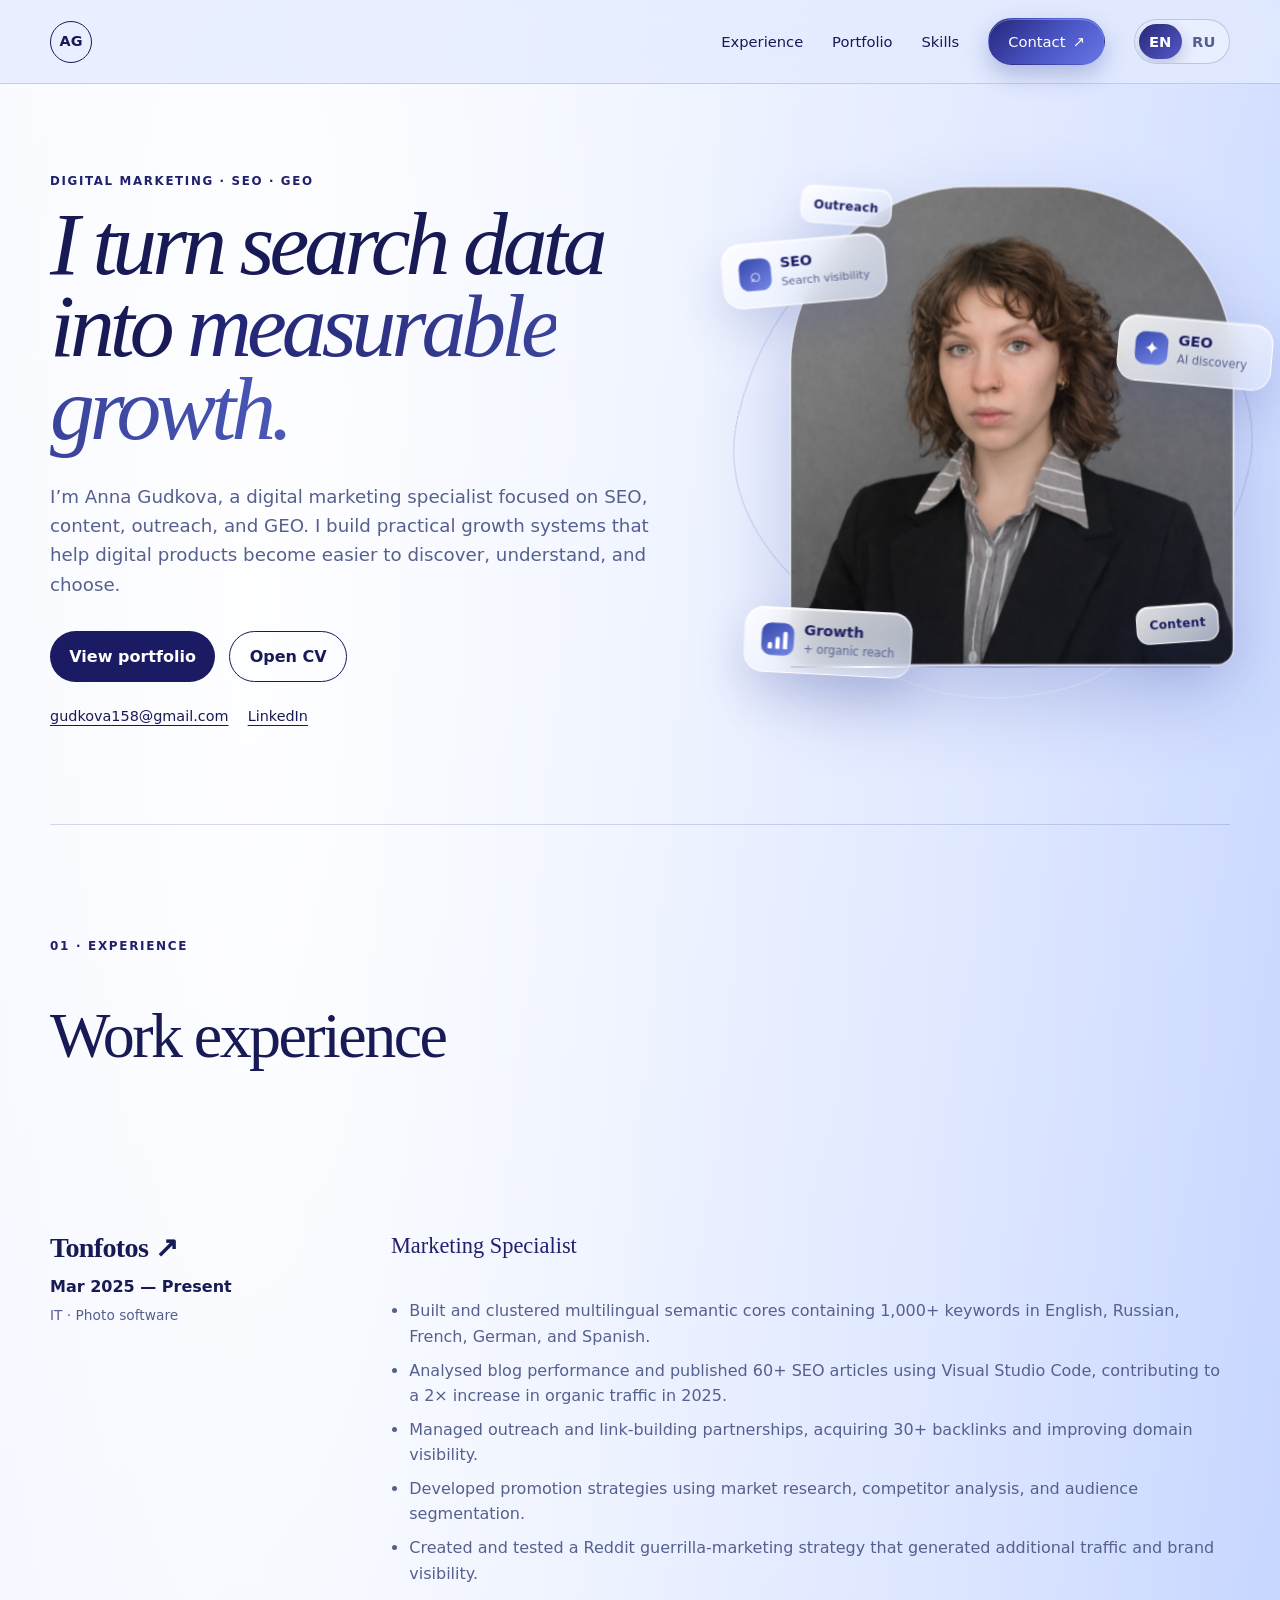
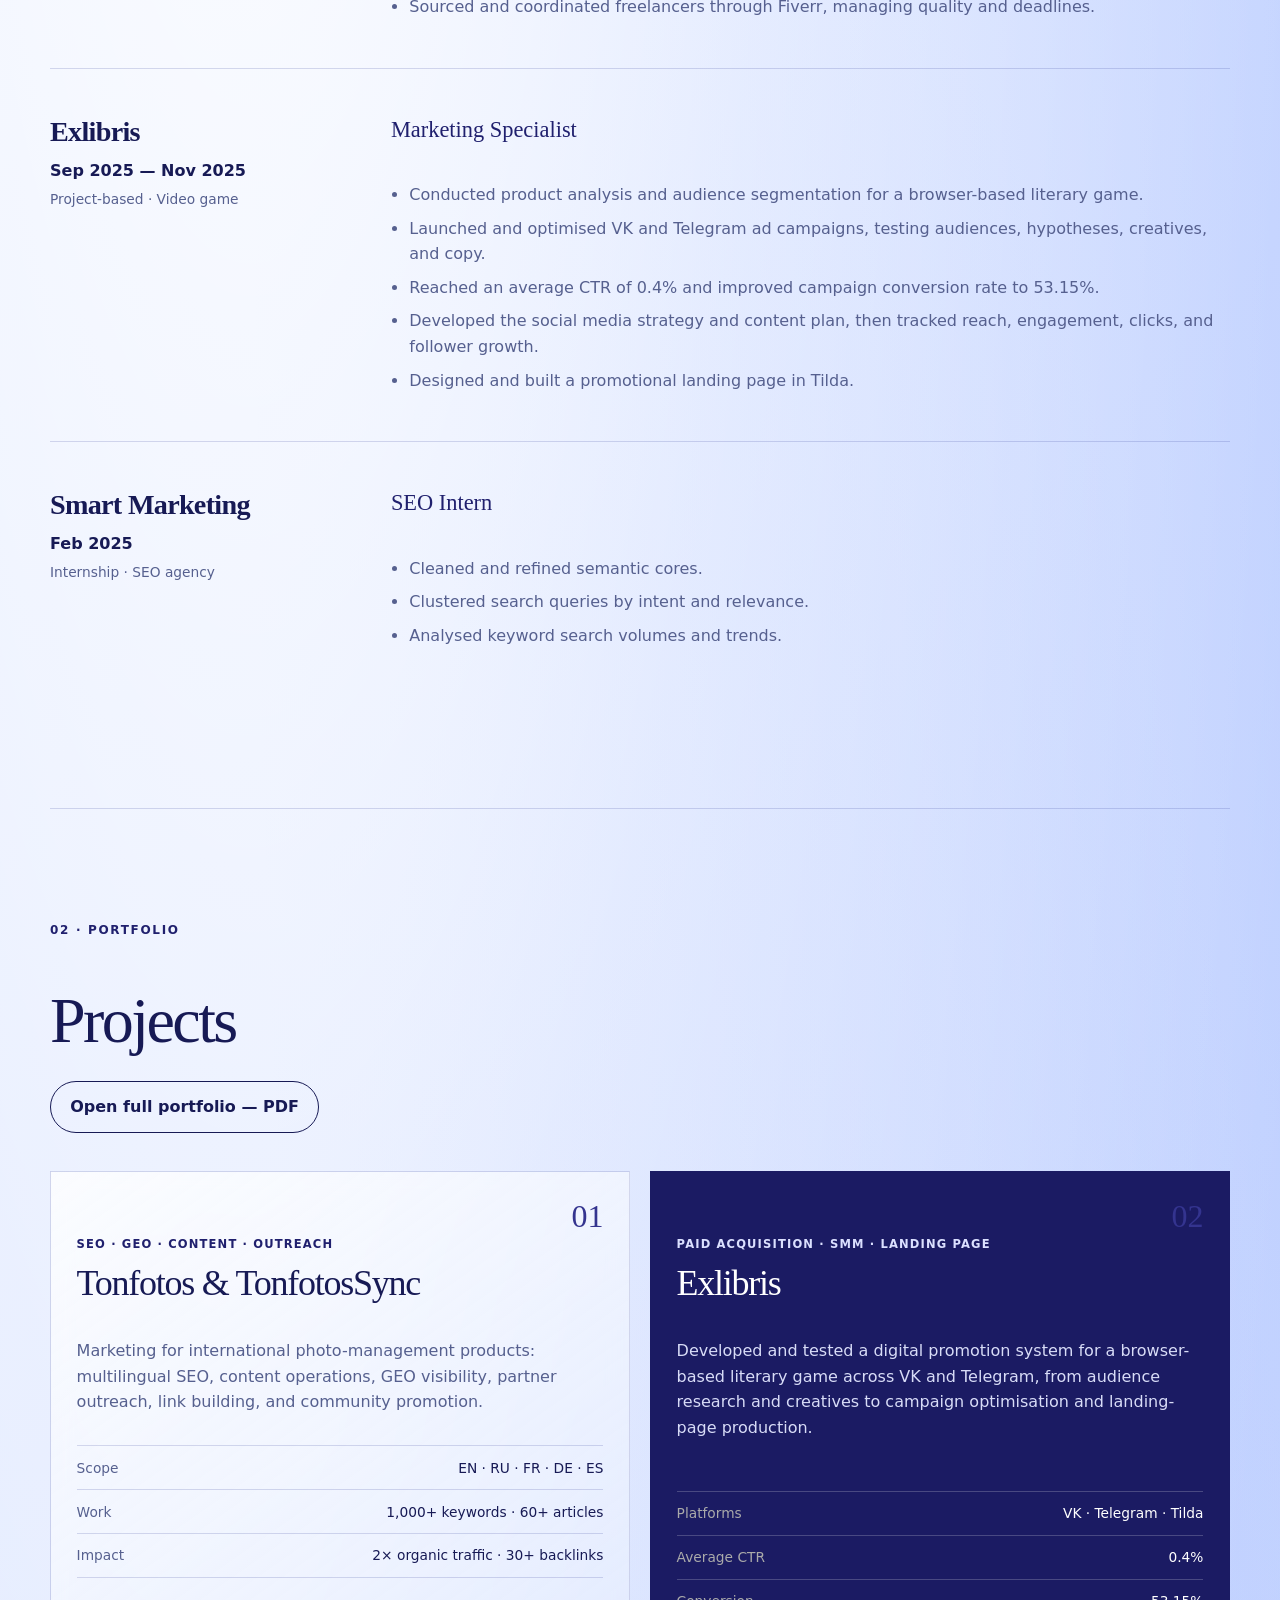
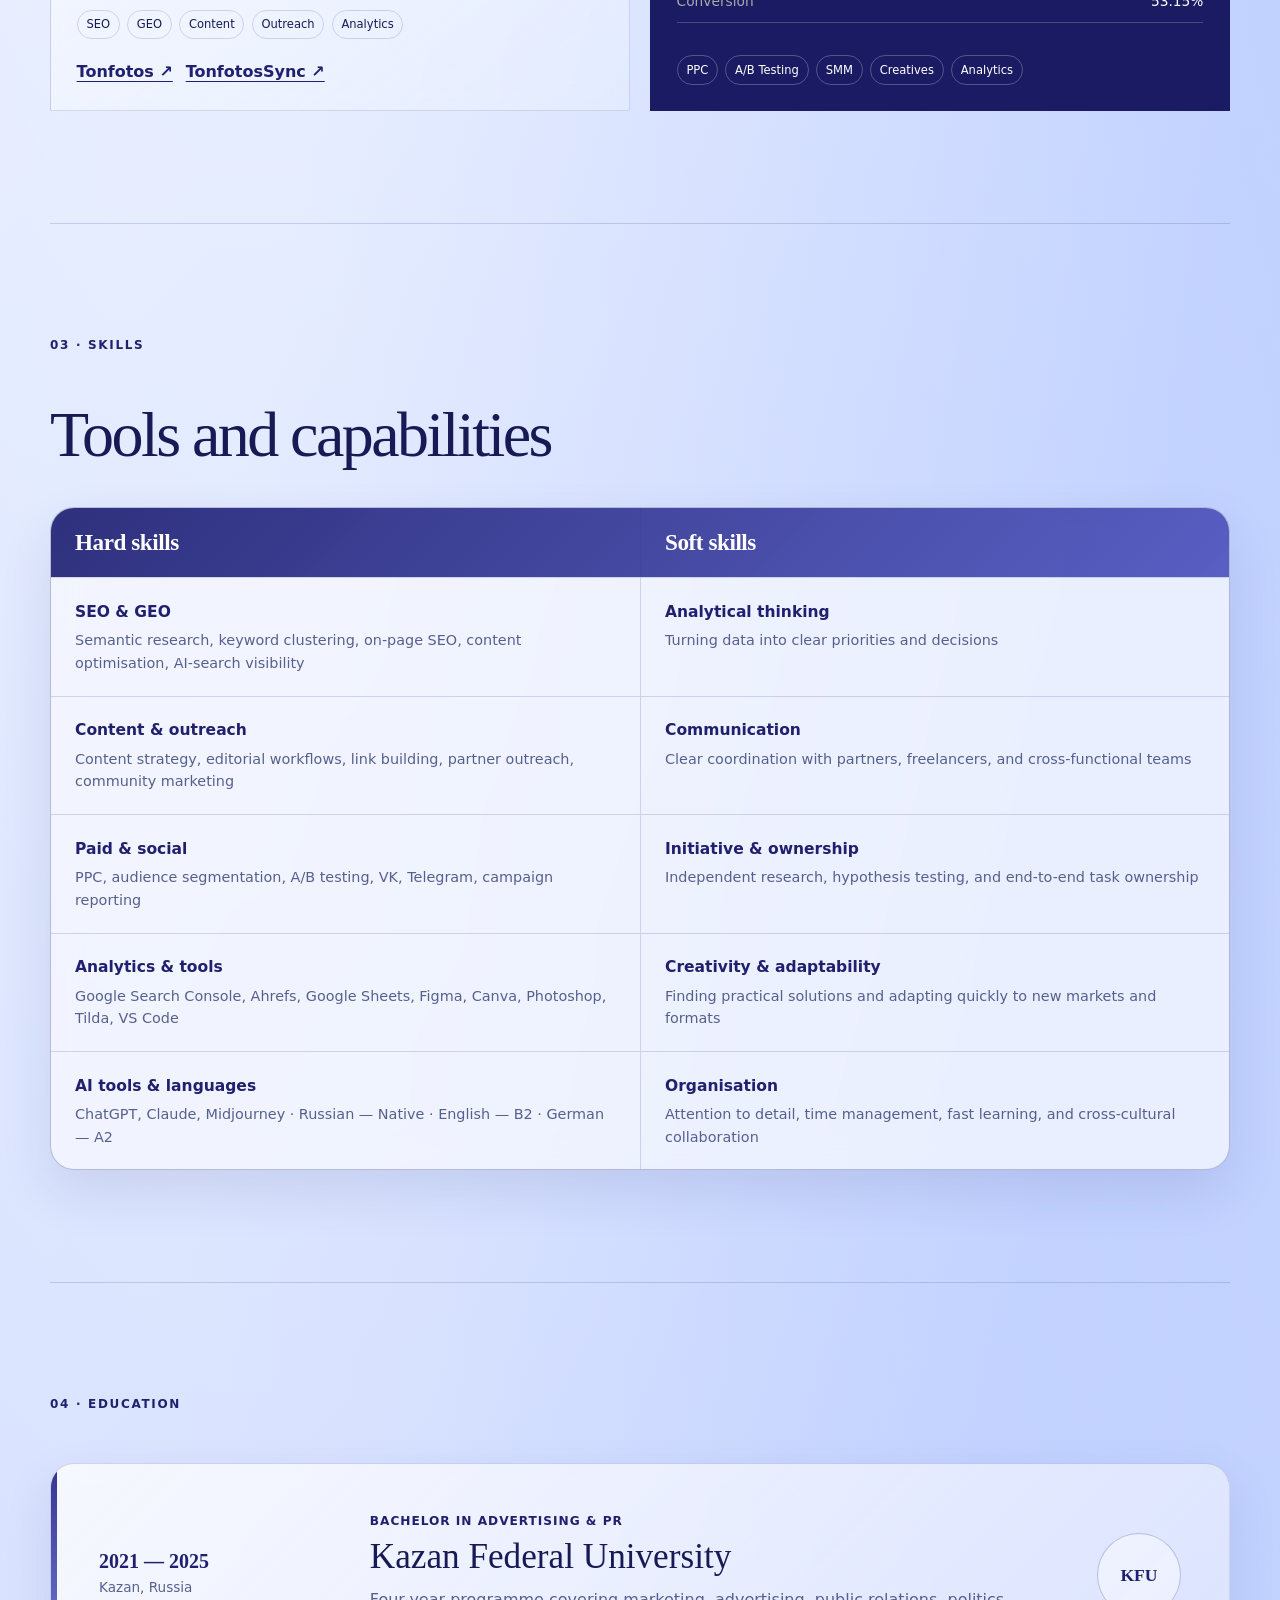
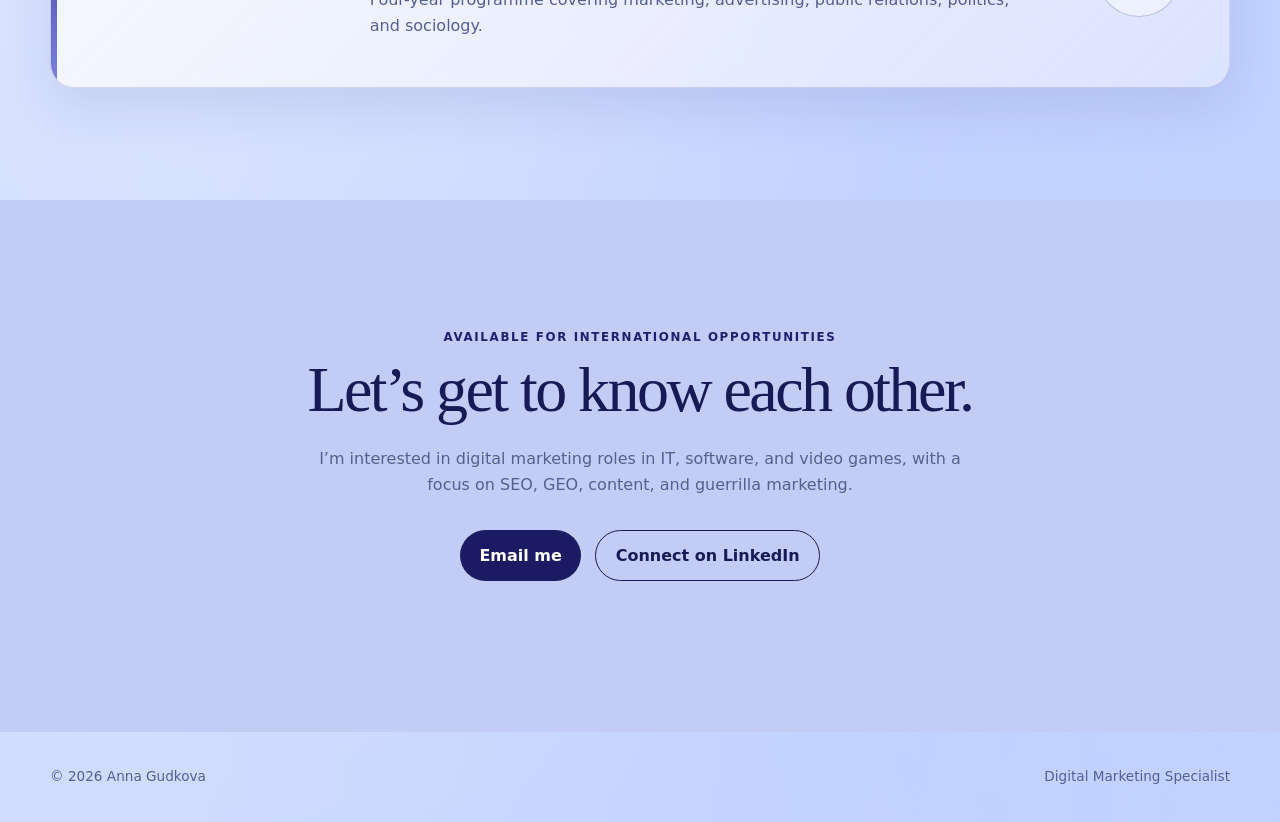
<file: index.html>
<!DOCTYPE html>

<html lang="en">
<head>
<meta charset="utf-8"/>
<meta content="width=device-width, initial-scale=1" name="viewport"/>
<meta content="Portfolio of Anna Gudkova, a digital marketing specialist focused on SEO, GEO, content marketing, outreach, social media, and guerrilla marketing." name="description"/>
<meta content="#aeb9ed" name="theme-color"/>
<title>Anna Gudkova — Digital Marketing Specialist</title>
<link href="blue-theme.css?v=20260729-content-cleanup-2" rel="stylesheet"/>
<script type="application/ld+json">
  {
    "@context": "https://schema.org",
    "@type": "Person",
    "name": "Anna Gudkova",
    "jobTitle": "Digital Marketing Specialist",
    "email": "mailto:gudkova158@gmail.com",
    "sameAs": ["https://www.linkedin.com/in/anna-gudkova10/"],
    "knowsAbout": ["SEO", "Content Marketing", "Paid Acquisition", "Link Building", "Social Media Marketing", "Marketing Analytics"]
  }
  </script>
</head>
<body>
<div aria-hidden="true" class="page-wash"></div><div aria-hidden="true" class="cursor-glow"></div>
<a class="skip-link" data-en="Skip to content" data-ru="Перейти к содержанию" href="#main">Skip to content</a>
<header class="site-header">
<a aria-label="Anna Gudkova home" class="logo" href="#top">AG</a>
<nav aria-label="Primary navigation">
<button aria-controls="site-nav" aria-expanded="false" class="menu-toggle" data-en="Menu" data-ru="Меню" type="button">Menu</button>
<div class="nav-links" id="site-nav">
<a data-en="Experience" data-ru="Опыт" href="#experience">Experience</a>
<a data-en="Portfolio" data-ru="Портфолио" href="#work">Portfolio</a>
<a data-en="Skills" data-ru="Навыки" href="#skills">Skills</a>
<a class="nav-cta" data-en="Contact" data-ru="Связаться" href="mailto:gudkova158@gmail.com">Contact</a><div aria-label="Language switcher" class="lang-switcher"><a aria-current="page" class="lang-btn active" href="index.html" lang="en">EN</a><a class="lang-btn" href="ru.html" lang="ru">RU</a></div>
</div>
</nav>
</header>
<main id="main">
<section class="hero" id="top">
<div class="hero-copy reveal">
<p class="eyebrow" data-en="Digital marketing · SEO · GEO" data-ru="Digital marketing · SEO · GEO">Digital marketing · SEO · GEO</p>
<h1><span class="hero-lead" data-en="I turn search data into" data-ru="Я превращаю поисковые данные в">I turn search data into</span> <span class="hero-emphasis" data-en="measurable growth." data-ru="измеримый рост.">measurable growth.</span></h1>
<p class="hero-text" data-en="I’m Anna Gudkova, a digital marketing specialist focused on SEO, content, outreach, and GEO. I build practical growth systems that help digital products become easier to discover, understand, and choose." data-ru="Я Анна Гудкова, digital-маркетолог со специализацией в SEO, контенте, аутриче и GEO. Я создаю практичные системы продвижения, которые помогают цифровым продуктам становиться заметнее, понятнее и привлекательнее для аудитории.">I’m Anna Gudkova, a digital marketing specialist focused on SEO, content, outreach, and GEO. I build practical growth systems that help digital products become easier to discover, understand, and choose.</p>
<div class="hero-actions">
<a class="button primary" data-en="View portfolio" data-ru="Смотреть портфолио" href="#work">View portfolio</a>
<a class="button secondary" data-en="Open CV" data-ru="Открыть резюме" href="Anna_Gudkova_CV.pdf" rel="noopener" target="_blank">Open CV</a>
</div>
<div class="contact-row">
<a href="mailto:gudkova158@gmail.com">gudkova158@gmail.com</a>
<a href="https://www.linkedin.com/in/anna-gudkova10/" rel="noopener" target="_blank">LinkedIn</a>
</div>
</div>
<div class="hero-visual reveal" id="hero-visual">
<div class="portrait-stage">
<div class="portrait-frame">
<img alt="Portrait of Anna Gudkova" height="1024" src="anna-gudkova-portrait.png" width="1536"/>
</div>
<div aria-hidden="true" class="marketing-float float-search"><span class="float-icon">⌕</span><strong>SEO</strong><small>Search visibility</small></div>
<div aria-hidden="true" class="marketing-float float-geo"><span class="float-icon">✦</span><strong>GEO</strong><small>AI discovery</small></div>
<div aria-hidden="true" class="marketing-float float-growth"><span class="mini-bars"><i></i><i></i><i></i></span><strong>Growth</strong><small>+ organic reach</small></div>
<div aria-hidden="true" class="marketing-chip chip-content">Content</div>
<div aria-hidden="true" class="marketing-chip chip-outreach">Outreach</div>
<div aria-hidden="true" class="orbit-line orbit-one"></div>
<div aria-hidden="true" class="orbit-line orbit-two"></div>
</div>
<div aria-hidden="true" class="hero-line"></div></div>
</section>
<section class="section" id="experience">
<div class="section-label" data-en="01 · Experience" data-ru="01 · Опыт">01 · Experience</div>
<div class="section-heading section-heading-single">
<h2 data-en="Work experience" data-ru="Опыт работы">Work experience</h2>
</div>
<div class="timeline">
<article class="role reveal">
<div class="role-meta"><a class="company-name" href="https://tonfotos.com/" rel="noopener" target="_blank">Tonfotos ↗</a>
<p data-en="Mar 2025 — Present" data-ru="Март 2025 — настоящее время">Mar 2025 — Present</p>
<span data-en="IT · Photo software" data-ru="IT · Программы для фотографий">IT · Photo software</span>
</div>
<div class="role-body">
<div class="role-title"><h3 data-en="Marketing Specialist" data-ru="Маркетолог">Marketing Specialist</h3></div>
<ul>
<li data-en="Built and clustered multilingual semantic cores containing 1,000+ keywords in English, Russian, French, German, and Spanish." data-ru="Собрала и кластеризовала мультиязычные семантические ядра на 1 000+ ключевых слов на английском, русском, французском, немецком и испанском языках.">Built and clustered multilingual semantic cores containing 1,000+ keywords in English, Russian, French, German, and Spanish.</li>
<li data-en="Analysed blog performance and published 60+ SEO articles using Visual Studio Code, contributing to a 2× increase in organic traffic in 2025." data-ru="Анализировала эффективность блога и опубликовала 60+ SEO-статей через Visual Studio Code, что помогло увеличить органический трафик в 2 раза в 2025 году.">Analysed blog performance and published 60+ SEO articles using Visual Studio Code, contributing to a 2× increase in organic traffic in 2025.</li>
<li data-en="Managed outreach and link-building partnerships, acquiring 30+ backlinks and improving domain visibility." data-ru="Вела аутрич и линкбилдинг, получила 30+ обратных ссылок и повысила видимость домена.">Managed outreach and link-building partnerships, acquiring 30+ backlinks and improving domain visibility.</li>
<li data-en="Developed promotion strategies using market research, competitor analysis, and audience segmentation." data-ru="Разрабатывала стратегии продвижения на основе исследования рынка, анализа конкурентов и сегментации аудитории.">Developed promotion strategies using market research, competitor analysis, and audience segmentation.</li>
<li data-en="Created and tested a Reddit guerrilla-marketing strategy that generated additional traffic and brand visibility." data-ru="Разработала и протестировала стратегию партизанского маркетинга на Reddit, которая принесла дополнительный трафик и повысила узнаваемость бренда.">Created and tested a Reddit guerrilla-marketing strategy that generated additional traffic and brand visibility.</li>
<li data-en="Sourced and coordinated freelancers through Fiverr, managing quality and deadlines." data-ru="Искала и координировала фрилансеров через Fiverr, контролируя качество и сроки.">Sourced and coordinated freelancers through Fiverr, managing quality and deadlines.</li>
</ul>
</div>
</article>
<article class="role reveal">
<div class="role-meta"><span class="company-name">Exlibris</span>
<p data-en="Sep 2025 — Nov 2025" data-ru="Сентябрь 2025 — ноябрь 2025">Sep 2025 — Nov 2025</p>
<span data-en="Project-based · Video game" data-ru="Проектная работа · Видеоигра">Project-based · Video game</span>
</div>
<div class="role-body">
<div class="role-title"><h3 data-en="Marketing Specialist" data-ru="Маркетолог">Marketing Specialist</h3></div>
<ul>
<li data-en="Conducted product analysis and audience segmentation for a browser-based literary game." data-ru="Провела анализ продукта и сегментацию аудитории для браузерной литературной игры.">Conducted product analysis and audience segmentation for a browser-based literary game.</li>
<li data-en="Launched and optimised VK and Telegram ad campaigns, testing audiences, hypotheses, creatives, and copy." data-ru="Запускала и оптимизировала рекламные кампании во VK и Telegram, тестируя аудитории, гипотезы, креативы и тексты.">Launched and optimised VK and Telegram ad campaigns, testing audiences, hypotheses, creatives, and copy.</li>
<li data-en="Reached an average CTR of 0.4% and improved campaign conversion rate to 53.15%." data-ru="Достигла среднего CTR 0,4% и повысила конверсию рекламной кампании до 53,15%.">Reached an average CTR of 0.4% and improved campaign conversion rate to 53.15%.</li>
<li data-en="Developed the social media strategy and content plan, then tracked reach, engagement, clicks, and follower growth." data-ru="Разработала SMM-стратегию и контент-план, отслеживала охваты, вовлечённость, клики и рост подписчиков.">Developed the social media strategy and content plan, then tracked reach, engagement, clicks, and follower growth.</li>
<li data-en="Designed and built a promotional landing page in Tilda." data-ru="Разработала дизайн и создала промо-лендинг в Tilda.">Designed and built a promotional landing page in Tilda.</li>
</ul>
</div>
</article>
<article class="role reveal">
<div class="role-meta"><span class="company-name">Smart Marketing</span>
<p data-en="Feb 2025" data-ru="Февраль 2025">Feb 2025</p>
<span data-en="Internship · SEO agency" data-ru="Стажировка · SEO-агентство">Internship · SEO agency</span>
</div>
<div class="role-body">
<div class="role-title"><h3 data-en="SEO Intern" data-ru="SEO-стажёр">SEO Intern</h3></div>
<ul>
<li data-en="Cleaned and refined semantic cores." data-ru="Очищала и дорабатывала семантические ядра.">Cleaned and refined semantic cores.</li>
<li data-en="Clustered search queries by intent and relevance." data-ru="Кластеризовала поисковые запросы по интенту и релевантности.">Clustered search queries by intent and relevance.</li>
<li data-en="Analysed keyword search volumes and trends." data-ru="Анализировала частотность ключевых слов и поисковые тренды.">Analysed keyword search volumes and trends.</li>
</ul>
</div>
</article>
</div>
</section>
<section class="work-section section" id="work">
<div class="section-label" data-en="02 · Portfolio" data-ru="02 · Портфолио">02 · Portfolio</div>
<div class="section-heading">
<h2 data-en="Projects" data-ru="Проекты">Projects</h2>
</div>
<div class="portfolio-download reveal" style="margin: -2.2rem 0 2.4rem;">
<a class="button secondary" href="Anna_Gudkova_Portfolio_Original.pdf" rel="noopener" target="_blank">Open full portfolio — PDF</a>
</div>
<div class="case-grid two-up">
<article class="case-card reveal">
<div class="case-number">01</div>
<p class="case-kicker" data-en="SEO · GEO · Content · Outreach" data-ru="SEO · GEO · Контент · Аутрич">SEO · GEO · Content · Outreach</p>
<h3>Tonfotos &amp; TonfotosSync</h3>
<p data-en="Marketing for international photo-management products: multilingual SEO, content operations, GEO visibility, partner outreach, link building, and community promotion." data-ru="Продвижение международных продуктов для управления фотографиями: мультиязычное SEO, контент, GEO-видимость, партнёрский аутрич, линкбилдинг и продвижение в сообществах.">Marketing for international photo-management products: multilingual SEO, content operations, GEO visibility, partner outreach, link building, and community promotion.</p>
<dl>
<div><dt data-en="Scope" data-ru="География">Scope</dt><dd>EN · RU · FR · DE · ES</dd></div>
<div><dt data-en="Work" data-ru="Работа">Work</dt><dd data-en="1,000+ keywords · 60+ articles" data-ru="1 000+ ключевых слов · 60+ статей">1,000+ keywords · 60+ articles</dd></div>
<div><dt data-en="Impact" data-ru="Результат">Impact</dt><dd data-en="2× organic traffic · 30+ backlinks" data-ru="Рост органического трафика в 2 раза · 30+ ссылок">2× organic traffic · 30+ backlinks</dd></div>
</dl>
<div class="tag-row"><span>SEO</span><span>GEO</span><span data-en="Content" data-ru="Контент">Content</span><span data-en="Outreach" data-ru="Аутрич">Outreach</span><span data-en="Analytics" data-ru="Аналитика">Analytics</span></div>
<div class="case-links">
<a href="https://tonfotos.com/" rel="noopener" target="_blank">Tonfotos ↗</a>
<a href="https://tonfotossync.com/" rel="noopener" target="_blank">TonfotosSync ↗</a>
</div>
</article>
<article class="case-card dark reveal">
<div class="case-number">02</div>
<p class="case-kicker" data-en="Paid acquisition · SMM · Landing page" data-ru="Платное продвижение · SMM · Лендинг">Paid acquisition · SMM · Landing page</p>
<h3>Exlibris</h3>
<p data-en="Developed and tested a digital promotion system for a browser-based literary game across VK and Telegram, from audience research and creatives to campaign optimisation and landing-page production." data-ru="Разработала и протестировала систему digital-продвижения браузерной литературной игры во VK и Telegram: от исследования аудитории и креативов до оптимизации кампаний и создания лендинга.">Developed and tested a digital promotion system for a browser-based literary game across VK and Telegram, from audience research and creatives to campaign optimisation and landing-page production.</p>
<dl>
<div><dt data-en="Platforms" data-ru="Платформы">Platforms</dt><dd>VK · Telegram · Tilda</dd></div>
<div><dt data-en="Average CTR" data-ru="Средний CTR">Average CTR</dt><dd>0.4%</dd></div>
<div><dt data-en="Conversion" data-ru="Конверсия">Conversion</dt><dd>53.15%</dd></div>
</dl>
<div class="tag-row"><span data-en="PPC" data-ru="PPC">PPC</span><span data-en="A/B Testing" data-ru="A/B-тестирование">A/B Testing</span><span>SMM</span><span data-en="Creatives" data-ru="Креативы">Creatives</span><span data-en="Analytics" data-ru="Аналитика">Analytics</span></div>
</article>
</div>
</section>
<section class="section" id="skills">
<div class="section-label" data-en="03 · Skills" data-ru="03 · Навыки">03 · Skills</div>
<div class="skills-layout"><div>
<h2 data-en="Tools and capabilities" data-ru="Инструменты и компетенции">Tools and capabilities</h2>
</div><div aria-label="Skills overview" class="skills-table reveal" role="table">
<div class="skills-table-row skills-table-head" role="row">
<div data-en="Hard skills" data-ru="Hard skills" role="columnheader">Hard skills</div>
<div data-en="Soft skills" data-ru="Soft skills" role="columnheader">Soft skills</div>
</div>
<div class="skills-table-row" role="row">
<div role="cell"><strong data-en="SEO &amp; GEO" data-ru="SEO и GEO">SEO &amp; GEO</strong><span data-en="Semantic research, keyword clustering, on-page SEO, content optimisation, AI-search visibility" data-ru="Сбор семантики, кластеризация запросов, on-page SEO, оптимизация контента, видимость в AI-поиске">Semantic research, keyword clustering, on-page SEO, content optimisation, AI-search visibility</span></div>
<div role="cell"><strong data-en="Analytical thinking" data-ru="Аналитическое мышление">Analytical thinking</strong><span data-en="Turning data into clear priorities and decisions" data-ru="Умение превращать данные в понятные приоритеты и решения">Turning data into clear priorities and decisions</span></div>
</div>
<div class="skills-table-row" role="row">
<div role="cell"><strong data-en="Content &amp; outreach" data-ru="Контент и аутрич">Content &amp; outreach</strong><span data-en="Content strategy, editorial workflows, link building, partner outreach, community marketing" data-ru="Контент-стратегия, редакционные процессы, линкбилдинг, партнёрский аутрич, продвижение в сообществах">Content strategy, editorial workflows, link building, partner outreach, community marketing</span></div>
<div role="cell"><strong data-en="Communication" data-ru="Коммуникация">Communication</strong><span data-en="Clear coordination with partners, freelancers, and cross-functional teams" data-ru="Понятная координация с партнёрами, фрилансерами и командами">Clear coordination with partners, freelancers, and cross-functional teams</span></div>
</div>
<div class="skills-table-row" role="row">
<div role="cell"><strong data-en="Paid &amp; social" data-ru="Реклама и соцсети">Paid &amp; social</strong><span data-en="PPC, audience segmentation, A/B testing, VK, Telegram, campaign reporting" data-ru="PPC, сегментация аудитории, A/B-тестирование, VK, Telegram, отчётность">PPC, audience segmentation, A/B testing, VK, Telegram, campaign reporting</span></div>
<div role="cell"><strong data-en="Initiative &amp; ownership" data-ru="Инициативность и ответственность">Initiative &amp; ownership</strong><span data-en="Independent research, hypothesis testing, and end-to-end task ownership" data-ru="Самостоятельное исследование, тестирование гипотез и ведение задач от начала до результата">Independent research, hypothesis testing, and end-to-end task ownership</span></div>
</div>
<div class="skills-table-row" role="row">
<div role="cell"><strong data-en="Analytics &amp; tools" data-ru="Аналитика и инструменты">Analytics &amp; tools</strong><span>Google Search Console, Ahrefs, Google Sheets, Figma, Canva, Photoshop, Tilda, VS Code</span></div>
<div role="cell"><strong data-en="Creativity &amp; adaptability" data-ru="Креативность и адаптивность">Creativity &amp; adaptability</strong><span data-en="Finding practical solutions and adapting quickly to new markets and formats" data-ru="Поиск практичных решений и быстрая адаптация к новым рынкам и форматам">Finding practical solutions and adapting quickly to new markets and formats</span></div>
</div>
<div class="skills-table-row" role="row">
<div role="cell"><strong data-en="AI tools &amp; languages" data-ru="AI-инструменты и языки">AI tools &amp; languages</strong><span data-en="ChatGPT, Claude, Midjourney · Russian — Native · English — B2 · German — A2" data-ru="ChatGPT, Claude, Midjourney · Русский — родной · Английский — B2 · Немецкий — A2">ChatGPT, Claude, Midjourney · Russian — Native · English — B2 · German — A2</span></div>
<div role="cell"><strong data-en="Organisation" data-ru="Организованность">Organisation</strong><span data-en="Attention to detail, time management, fast learning, and cross-cultural collaboration" data-ru="Внимание к деталям, тайм-менеджмент, быстрая обучаемость и межкультурное взаимодействие">Attention to detail, time management, fast learning, and cross-cultural collaboration</span></div>
</div>
</div></div>
</section>
<section class="education section">
<div class="section-label" data-en="04 · Education" data-ru="04 · Образование">04 · Education</div>
<div class="education-card education-classic reveal">
<div class="education-meta"><p>2021 — 2025</p><span data-en="Kazan, Russia" data-ru="Казань, Россия">Kazan, Russia</span></div>
<div class="education-main"><p class="education-degree" data-en="Bachelor in Advertising &amp; PR" data-ru="Бакалавриат по рекламе и связям с общественностью">Bachelor in Advertising &amp; PR</p><h2 data-en="Kazan Federal University" data-ru="Казанский федеральный университет">Kazan Federal University</h2><p data-en="Four-year programme covering marketing, advertising, public relations, politics, and sociology." data-ru="Четырёхлетняя программа, включавшая маркетинг, рекламу, PR, политику и социологию.">Four-year programme covering marketing, advertising, public relations, politics, and sociology.</p></div>
<div aria-hidden="true" class="education-mark">KFU</div>
</div>
</section>
<section class="contact-section" id="contact">
<p class="eyebrow" data-en="Available for international opportunities" data-ru="Открыта к международным возможностям">Available for international opportunities</p>
<h2 data-en="Let’s get to know each other." data-ru="Давайте познакомимся поближе.">Let’s get to know each other.</h2>
<p data-en="I’m interested in digital marketing roles in IT, software, and video games, with a focus on SEO, GEO, content, and guerrilla marketing." data-ru="Мне интересны позиции в digital-маркетинге в IT, программных продуктах и игровой индустрии с фокусом на SEO, GEO, контент и партизанский маркетинг.">I’m interested in digital marketing roles in IT, software, and video games, with a focus on SEO, GEO, content, and guerrilla marketing.</p>
<div class="hero-actions">
<a class="button primary" data-en="Email me" data-ru="Написать мне" href="mailto:gudkova158@gmail.com">Email me</a>
<a class="button secondary" data-en="Connect on LinkedIn" data-ru="LinkedIn" href="https://www.linkedin.com/in/anna-gudkova10/" rel="noopener" target="_blank">Connect on LinkedIn</a>
</div>
</section>
</main>
<footer>
<p>© <span id="year"></span> Anna Gudkova</p>
<p data-en="Digital Marketing Specialist" data-ru="Digital-маркетолог">Digital Marketing Specialist</p>
</footer>
<script src="script.js?v=20260729-cleanup-final"></script>
</body>
</html>
</file>
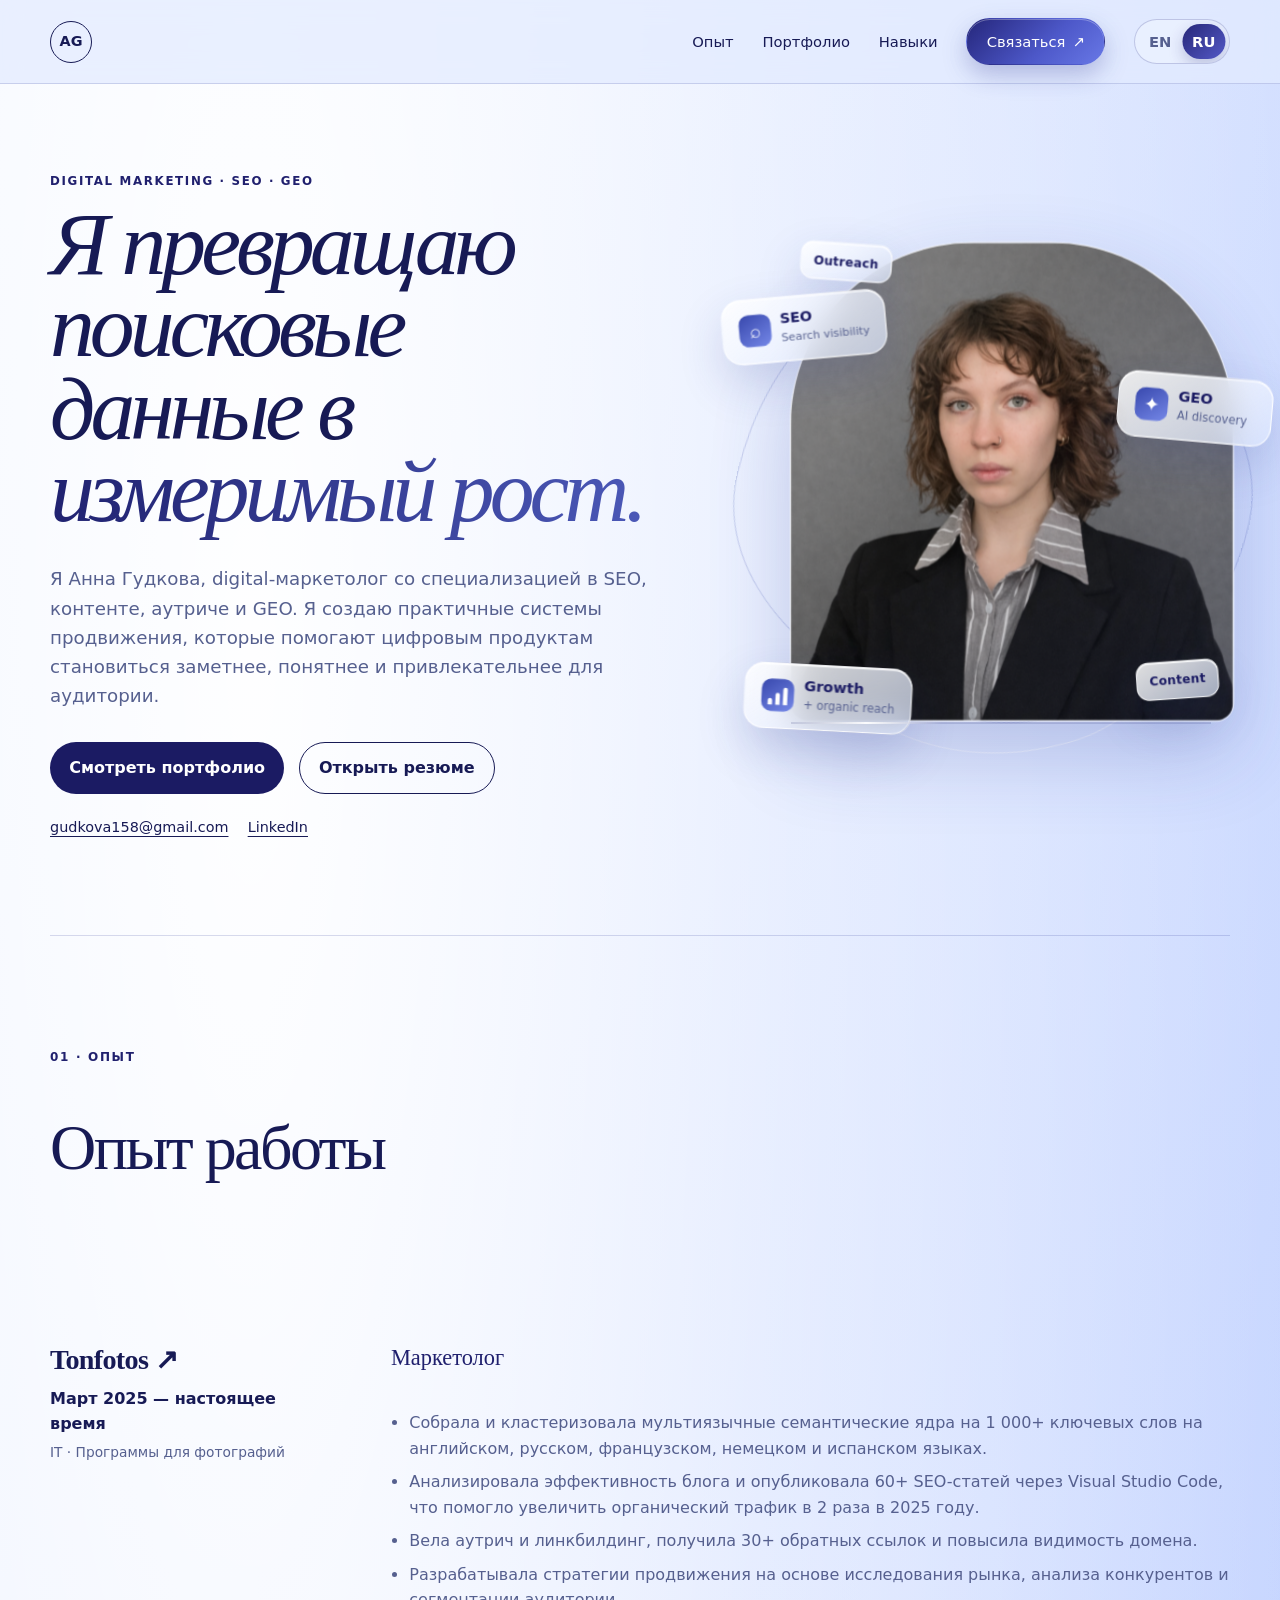
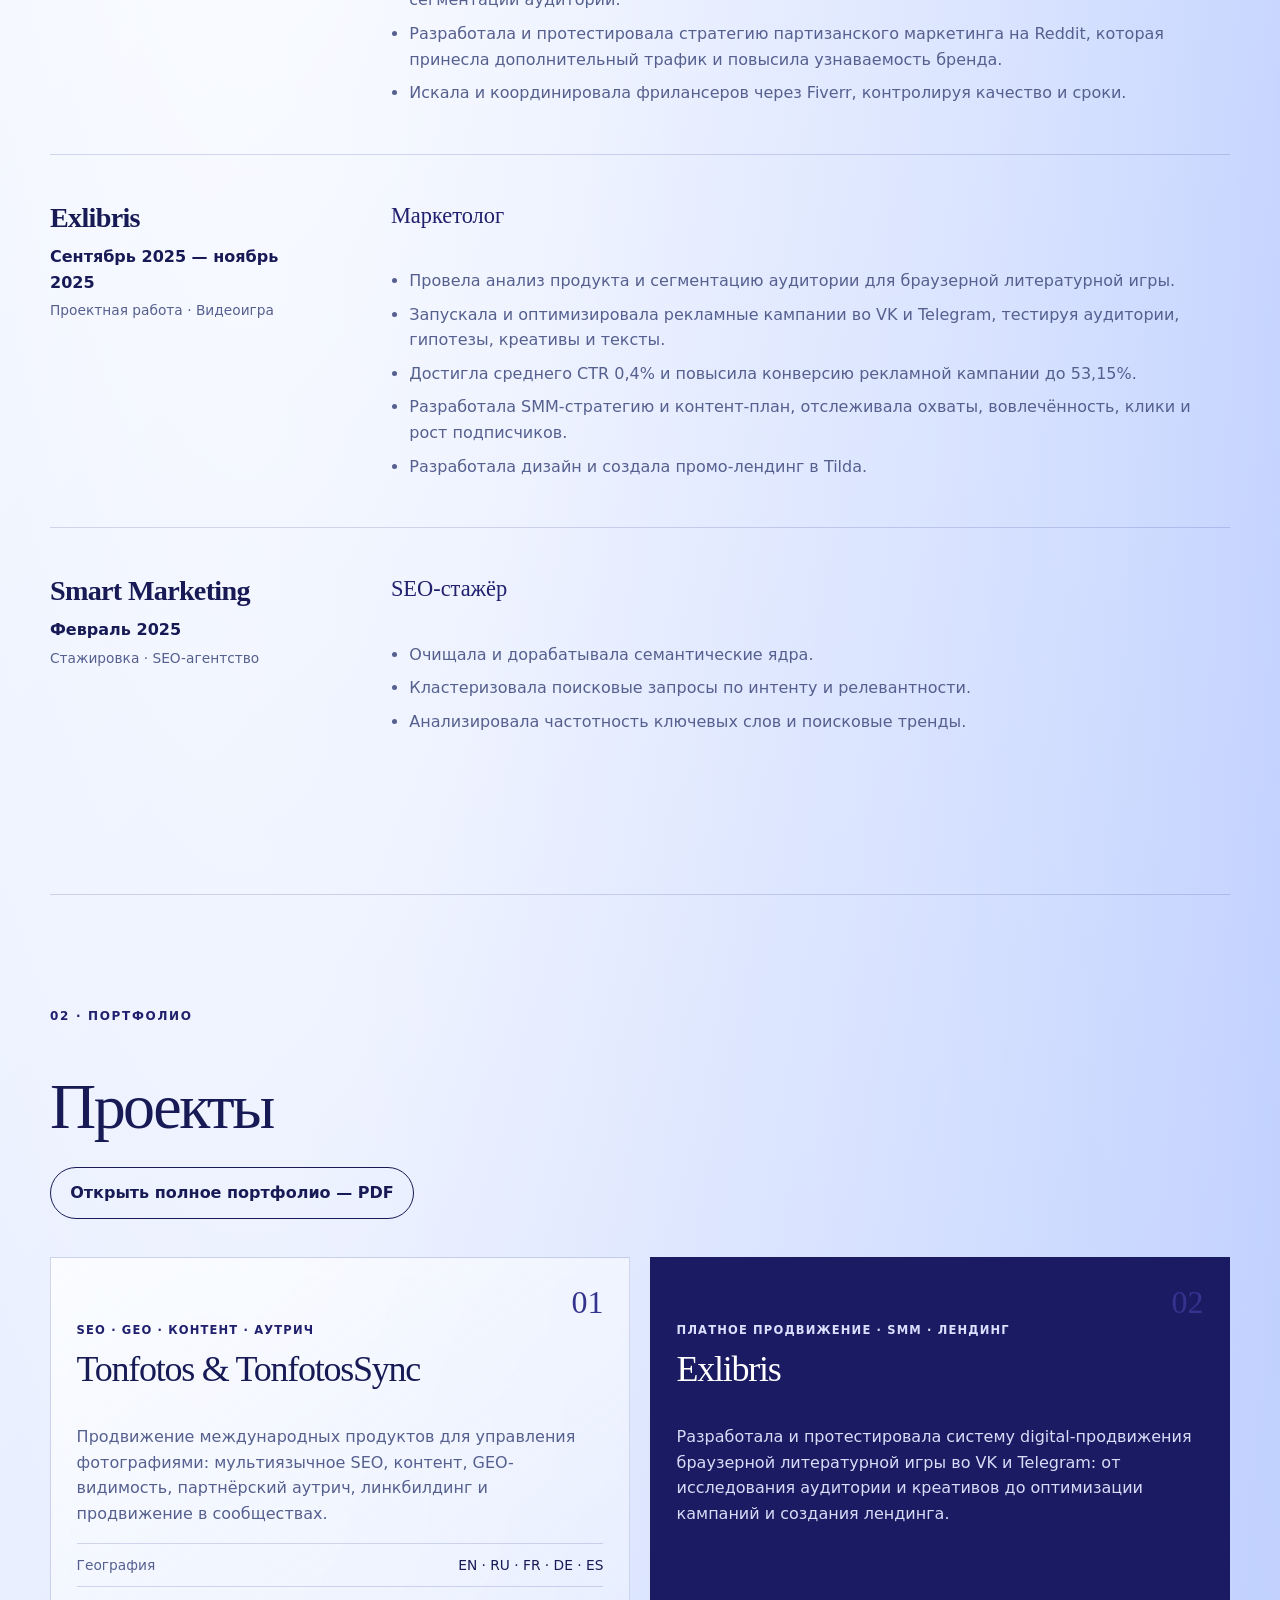
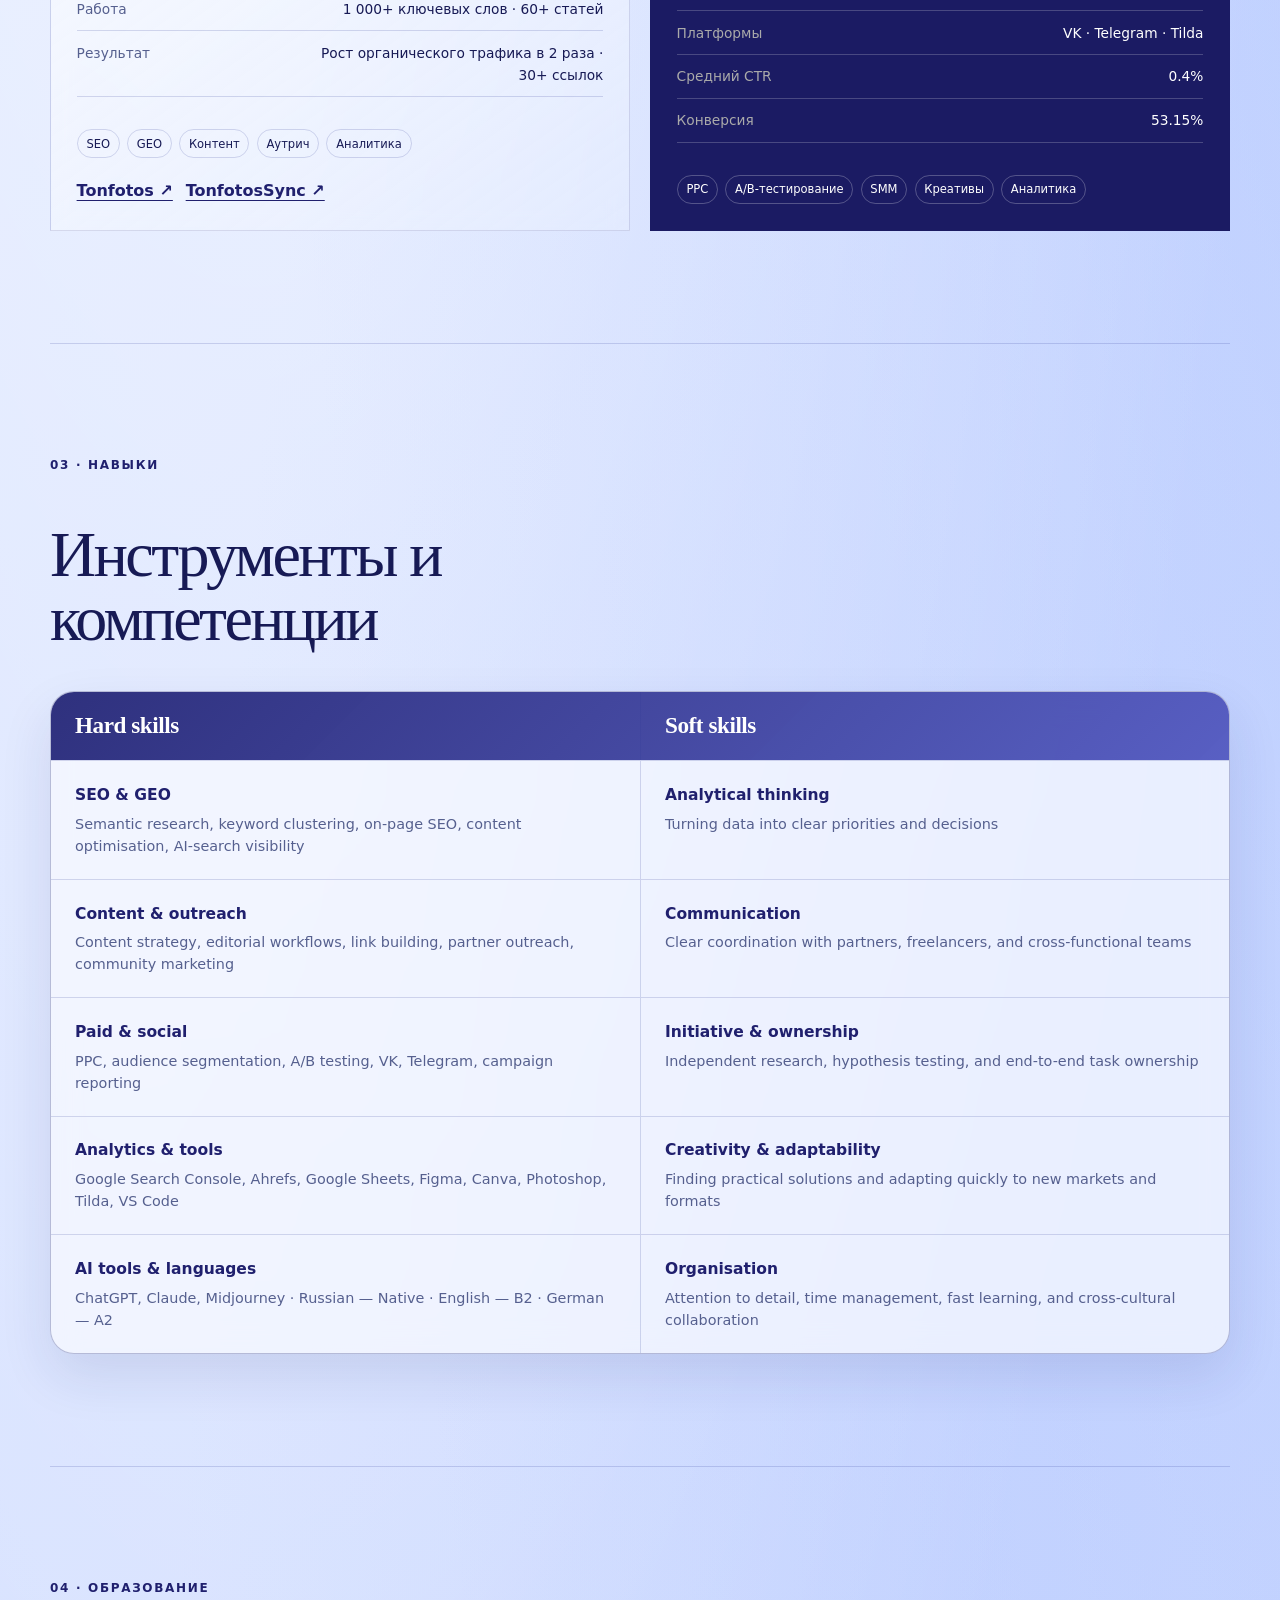
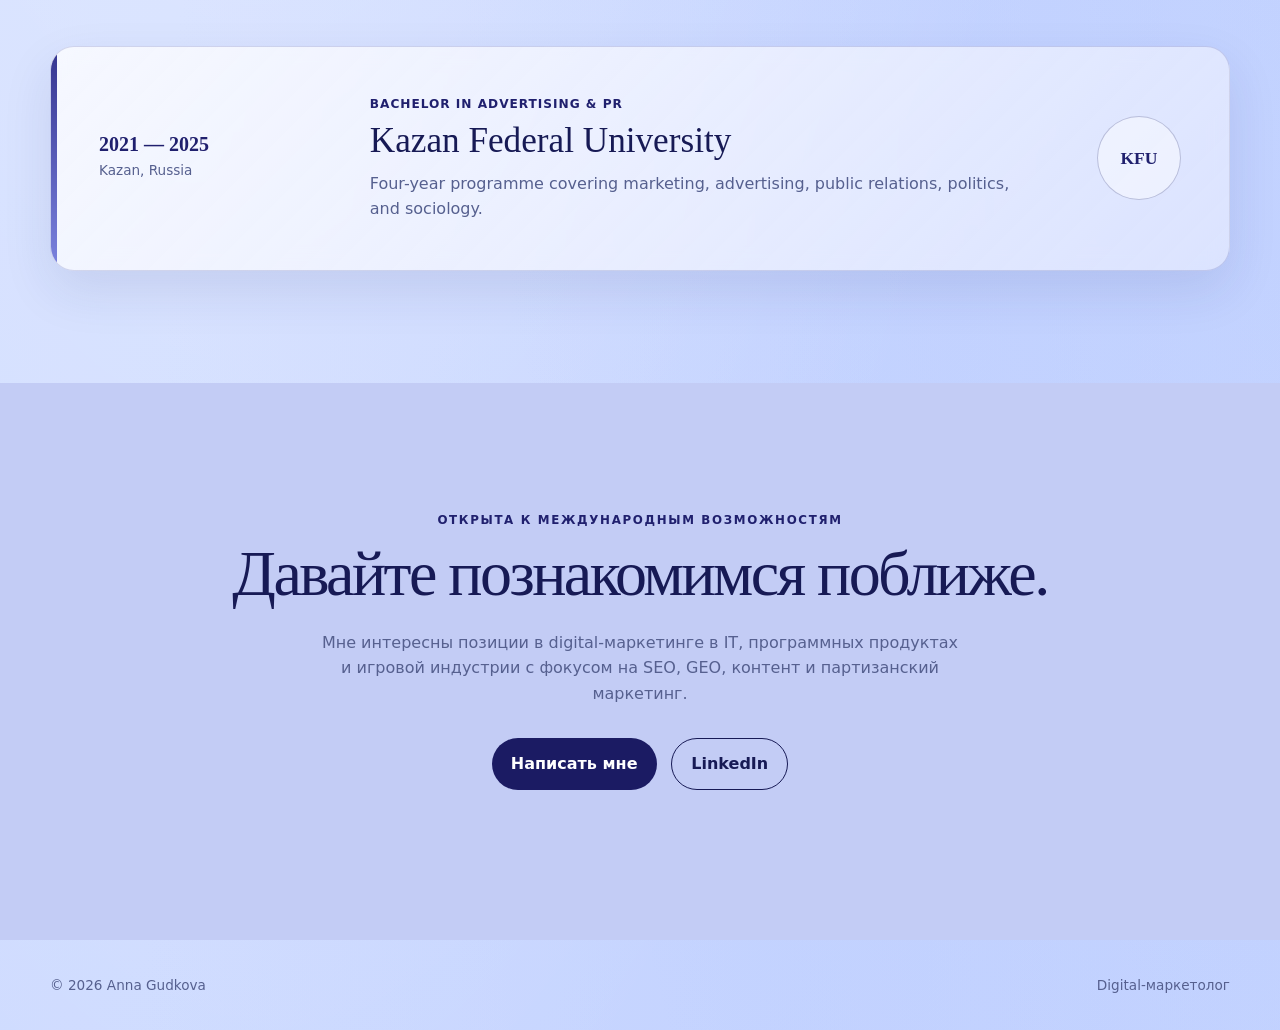
<file: ru.html>
<!DOCTYPE html>

<html lang="ru">
<head>
<meta charset="utf-8"/>
<meta content="width=device-width, initial-scale=1" name="viewport"/>
<meta content="Портфолио Анны Гудковой — digital-маркетолога со специализацией в SEO, GEO, контенте и аутриче." name="description"/>
<meta content="#aeb9ed" name="theme-color"/>
<title>Анна Гудкова — Digital-маркетолог</title>
<link href="blue-theme.css?v=20260729-content-cleanup-2" rel="stylesheet"/>
<script type="application/ld+json">
  {
    "@context": "https://schema.org",
    "@type": "Person",
    "name": "Anna Gudkova",
    "jobTitle": "Digital Marketing Specialist",
    "email": "mailto:gudkova158@gmail.com",
    "sameAs": ["https://www.linkedin.com/in/anna-gudkova10/"],
    "knowsAbout": ["SEO", "Content Marketing", "Paid Acquisition", "Link Building", "Social Media Marketing", "Marketing Analytics"]
  }
  </script>
</head>
<body>
<div aria-hidden="true" class="page-wash"></div><div aria-hidden="true" class="cursor-glow"></div>
<a class="skip-link" data-en="Skip to content" data-ru="Перейти к содержанию" href="#main">Перейти к содержанию</a>
<header class="site-header">
<a aria-label="Anna Gudkova home" class="logo" href="#top">AG</a>
<nav aria-label="Primary navigation">
<button aria-controls="site-nav" aria-expanded="false" class="menu-toggle" data-en="Menu" data-ru="Меню" type="button">Меню</button>
<div class="nav-links" id="site-nav">
<a data-en="Experience" data-ru="Опыт" href="#experience">Опыт</a>
<a data-en="Portfolio" data-ru="Портфолио" href="#work">Портфолио</a>
<a data-en="Skills" data-ru="Навыки" href="#skills">Навыки</a>
<a class="nav-cta" data-en="Contact" data-ru="Связаться" href="mailto:gudkova158@gmail.com">Связаться</a><div aria-label="Language switcher" class="lang-switcher"><a class="lang-btn" href="index.html" lang="en">EN</a><a aria-current="page" class="lang-btn active" href="ru.html" lang="ru">RU</a></div>
</div>
</nav>
</header>
<main id="main">
<section class="hero" id="top">
<div class="hero-copy reveal">
<p class="eyebrow" data-en="Digital marketing · SEO · GEO" data-ru="Digital marketing · SEO · GEO">Digital marketing · SEO · GEO</p>
<h1><span class="hero-lead" data-en="I turn search data into" data-ru="Я превращаю поисковые данные в">Я превращаю поисковые данные в</span> <span class="hero-emphasis" data-en="measurable growth." data-ru="измеримый рост.">измеримый рост.</span></h1>
<p class="hero-text" data-en="I’m Anna Gudkova, a digital marketing specialist focused on SEO, content, outreach, and GEO. I build practical growth systems that help digital products become easier to discover, understand, and choose." data-ru="Я Анна Гудкова, digital-маркетолог со специализацией в SEO, контенте, аутриче и GEO. Я создаю практичные системы продвижения, которые помогают цифровым продуктам становиться заметнее, понятнее и привлекательнее для аудитории.">Я Анна Гудкова, digital-маркетолог со специализацией в SEO, контенте, аутриче и GEO. Я создаю практичные системы продвижения, которые помогают цифровым продуктам становиться заметнее, понятнее и привлекательнее для аудитории.</p>
<div class="hero-actions">
<a class="button primary" data-en="View portfolio" data-ru="Смотреть портфолио" href="#work">Смотреть портфолио</a>
<a class="button secondary" data-en="Open CV" data-ru="Открыть резюме" href="Anna_Gudkova_CV.pdf" rel="noopener" target="_blank">Открыть резюме</a>
</div>
<div class="contact-row">
<a href="mailto:gudkova158@gmail.com">gudkova158@gmail.com</a>
<a href="https://www.linkedin.com/in/anna-gudkova10/" rel="noopener" target="_blank">LinkedIn</a>
</div>
</div>
<div class="hero-visual reveal" id="hero-visual">
<div class="portrait-stage">
<div class="portrait-frame">
<img alt="Portrait of Anna Gudkova" height="1024" src="anna-gudkova-portrait.png" width="1536"/>
</div>
<div aria-hidden="true" class="marketing-float float-search"><span class="float-icon">⌕</span><strong>SEO</strong><small>Search visibility</small></div>
<div aria-hidden="true" class="marketing-float float-geo"><span class="float-icon">✦</span><strong>GEO</strong><small>AI discovery</small></div>
<div aria-hidden="true" class="marketing-float float-growth"><span class="mini-bars"><i></i><i></i><i></i></span><strong>Growth</strong><small>+ organic reach</small></div>
<div aria-hidden="true" class="marketing-chip chip-content">Content</div>
<div aria-hidden="true" class="marketing-chip chip-outreach">Outreach</div>
<div aria-hidden="true" class="orbit-line orbit-one"></div>
<div aria-hidden="true" class="orbit-line orbit-two"></div>
</div>
<div aria-hidden="true" class="hero-line"></div></div>
</section>
<section class="section" id="experience">
<div class="section-label" data-en="01 · Experience" data-ru="01 · Опыт">01 · Опыт</div>
<div class="section-heading section-heading-single">
<h2 data-en="Work experience" data-ru="Опыт работы">Опыт работы</h2>
</div>
<div class="timeline">
<article class="role reveal">
<div class="role-meta"><a class="company-name" href="https://tonfotos.com/" rel="noopener" target="_blank">Tonfotos ↗</a>
<p data-en="Mar 2025 — Present" data-ru="Март 2025 — настоящее время">Март 2025 — настоящее время</p>
<span data-en="IT · Photo software" data-ru="IT · Программы для фотографий">IT · Программы для фотографий</span>
</div>
<div class="role-body">
<div class="role-title"><h3 data-en="Marketing Specialist" data-ru="Маркетолог">Маркетолог</h3></div>
<ul>
<li data-en="Built and clustered multilingual semantic cores containing 1,000+ keywords in English, Russian, French, German, and Spanish." data-ru="Собрала и кластеризовала мультиязычные семантические ядра на 1 000+ ключевых слов на английском, русском, французском, немецком и испанском языках.">Собрала и кластеризовала мультиязычные семантические ядра на 1 000+ ключевых слов на английском, русском, французском, немецком и испанском языках.</li>
<li data-en="Analysed blog performance and published 60+ SEO articles using Visual Studio Code, contributing to a 2× increase in organic traffic in 2025." data-ru="Анализировала эффективность блога и опубликовала 60+ SEO-статей через Visual Studio Code, что помогло увеличить органический трафик в 2 раза в 2025 году.">Анализировала эффективность блога и опубликовала 60+ SEO-статей через Visual Studio Code, что помогло увеличить органический трафик в 2 раза в 2025 году.</li>
<li data-en="Managed outreach and link-building partnerships, acquiring 30+ backlinks and improving domain visibility." data-ru="Вела аутрич и линкбилдинг, получила 30+ обратных ссылок и повысила видимость домена.">Вела аутрич и линкбилдинг, получила 30+ обратных ссылок и повысила видимость домена.</li>
<li data-en="Developed promotion strategies using market research, competitor analysis, and audience segmentation." data-ru="Разрабатывала стратегии продвижения на основе исследования рынка, анализа конкурентов и сегментации аудитории.">Разрабатывала стратегии продвижения на основе исследования рынка, анализа конкурентов и сегментации аудитории.</li>
<li data-en="Created and tested a Reddit guerrilla-marketing strategy that generated additional traffic and brand visibility." data-ru="Разработала и протестировала стратегию партизанского маркетинга на Reddit, которая принесла дополнительный трафик и повысила узнаваемость бренда.">Разработала и протестировала стратегию партизанского маркетинга на Reddit, которая принесла дополнительный трафик и повысила узнаваемость бренда.</li>
<li data-en="Sourced and coordinated freelancers through Fiverr, managing quality and deadlines." data-ru="Искала и координировала фрилансеров через Fiverr, контролируя качество и сроки.">Искала и координировала фрилансеров через Fiverr, контролируя качество и сроки.</li>
</ul>
</div>
</article>
<article class="role reveal">
<div class="role-meta"><span class="company-name">Exlibris</span>
<p data-en="Sep 2025 — Nov 2025" data-ru="Сентябрь 2025 — ноябрь 2025">Сентябрь 2025 — ноябрь 2025</p>
<span data-en="Project-based · Video game" data-ru="Проектная работа · Видеоигра">Проектная работа · Видеоигра</span>
</div>
<div class="role-body">
<div class="role-title"><h3 data-en="Marketing Specialist" data-ru="Маркетолог">Маркетолог</h3></div>
<ul>
<li data-en="Conducted product analysis and audience segmentation for a browser-based literary game." data-ru="Провела анализ продукта и сегментацию аудитории для браузерной литературной игры.">Провела анализ продукта и сегментацию аудитории для браузерной литературной игры.</li>
<li data-en="Launched and optimised VK and Telegram ad campaigns, testing audiences, hypotheses, creatives, and copy." data-ru="Запускала и оптимизировала рекламные кампании во VK и Telegram, тестируя аудитории, гипотезы, креативы и тексты.">Запускала и оптимизировала рекламные кампании во VK и Telegram, тестируя аудитории, гипотезы, креативы и тексты.</li>
<li data-en="Reached an average CTR of 0.4% and improved campaign conversion rate to 53.15%." data-ru="Достигла среднего CTR 0,4% и повысила конверсию рекламной кампании до 53,15%.">Достигла среднего CTR 0,4% и повысила конверсию рекламной кампании до 53,15%.</li>
<li data-en="Developed the social media strategy and content plan, then tracked reach, engagement, clicks, and follower growth." data-ru="Разработала SMM-стратегию и контент-план, отслеживала охваты, вовлечённость, клики и рост подписчиков.">Разработала SMM-стратегию и контент-план, отслеживала охваты, вовлечённость, клики и рост подписчиков.</li>
<li data-en="Designed and built a promotional landing page in Tilda." data-ru="Разработала дизайн и создала промо-лендинг в Tilda.">Разработала дизайн и создала промо-лендинг в Tilda.</li>
</ul>
</div>
</article>
<article class="role reveal">
<div class="role-meta"><span class="company-name">Smart Marketing</span>
<p data-en="Feb 2025" data-ru="Февраль 2025">Февраль 2025</p>
<span data-en="Internship · SEO agency" data-ru="Стажировка · SEO-агентство">Стажировка · SEO-агентство</span>
</div>
<div class="role-body">
<div class="role-title"><h3 data-en="SEO Intern" data-ru="SEO-стажёр">SEO-стажёр</h3></div>
<ul>
<li data-en="Cleaned and refined semantic cores." data-ru="Очищала и дорабатывала семантические ядра.">Очищала и дорабатывала семантические ядра.</li>
<li data-en="Clustered search queries by intent and relevance." data-ru="Кластеризовала поисковые запросы по интенту и релевантности.">Кластеризовала поисковые запросы по интенту и релевантности.</li>
<li data-en="Analysed keyword search volumes and trends." data-ru="Анализировала частотность ключевых слов и поисковые тренды.">Анализировала частотность ключевых слов и поисковые тренды.</li>
</ul>
</div>
</article>
</div>
</section>
<section class="work-section section" id="work">
<div class="section-label" data-en="02 · Portfolio" data-ru="02 · Портфолио">02 · Портфолио</div>
<div class="section-heading">
<h2 data-en="Projects" data-ru="Проекты">Проекты</h2>
</div>
<div class="portfolio-download reveal" style="margin: -2.2rem 0 2.4rem;">
<a class="button secondary" href="Anna_Gudkova_Portfolio_Original.pdf" rel="noopener" target="_blank">Открыть полное портфолио — PDF</a>
</div>
<div class="case-grid two-up">
<article class="case-card reveal">
<div class="case-number">01</div>
<p class="case-kicker" data-en="SEO · GEO · Content · Outreach" data-ru="SEO · GEO · Контент · Аутрич">SEO · GEO · Контент · Аутрич</p>
<h3>Tonfotos &amp; TonfotosSync</h3>
<p data-en="Marketing for international photo-management products: multilingual SEO, content operations, GEO visibility, partner outreach, link building, and community promotion." data-ru="Продвижение международных продуктов для управления фотографиями: мультиязычное SEO, контент, GEO-видимость, партнёрский аутрич, линкбилдинг и продвижение в сообществах.">Продвижение международных продуктов для управления фотографиями: мультиязычное SEO, контент, GEO-видимость, партнёрский аутрич, линкбилдинг и продвижение в сообществах.</p>
<dl>
<div><dt data-en="Scope" data-ru="География">География</dt><dd>EN · RU · FR · DE · ES</dd></div>
<div><dt data-en="Work" data-ru="Работа">Работа</dt><dd data-en="1,000+ keywords · 60+ articles" data-ru="1 000+ ключевых слов · 60+ статей">1 000+ ключевых слов · 60+ статей</dd></div>
<div><dt data-en="Impact" data-ru="Результат">Результат</dt><dd data-en="2× organic traffic · 30+ backlinks" data-ru="Рост органического трафика в 2 раза · 30+ ссылок">Рост органического трафика в 2 раза · 30+ ссылок</dd></div>
</dl>
<div class="tag-row"><span>SEO</span><span>GEO</span><span data-en="Content" data-ru="Контент">Контент</span><span data-en="Outreach" data-ru="Аутрич">Аутрич</span><span data-en="Analytics" data-ru="Аналитика">Аналитика</span></div>
<div class="case-links">
<a href="https://tonfotos.com/" rel="noopener" target="_blank">Tonfotos ↗</a>
<a href="https://tonfotossync.com/" rel="noopener" target="_blank">TonfotosSync ↗</a>
</div>
</article>
<article class="case-card dark reveal">
<div class="case-number">02</div>
<p class="case-kicker" data-en="Paid acquisition · SMM · Landing page" data-ru="Платное продвижение · SMM · Лендинг">Платное продвижение · SMM · Лендинг</p>
<h3>Exlibris</h3>
<p data-en="Developed and tested a digital promotion system for a browser-based literary game across VK and Telegram, from audience research and creatives to campaign optimisation and landing-page production." data-ru="Разработала и протестировала систему digital-продвижения браузерной литературной игры во VK и Telegram: от исследования аудитории и креативов до оптимизации кампаний и создания лендинга.">Разработала и протестировала систему digital-продвижения браузерной литературной игры во VK и Telegram: от исследования аудитории и креативов до оптимизации кампаний и создания лендинга.</p>
<dl>
<div><dt data-en="Platforms" data-ru="Платформы">Платформы</dt><dd>VK · Telegram · Tilda</dd></div>
<div><dt data-en="Average CTR" data-ru="Средний CTR">Средний CTR</dt><dd>0.4%</dd></div>
<div><dt data-en="Conversion" data-ru="Конверсия">Конверсия</dt><dd>53.15%</dd></div>
</dl>
<div class="tag-row"><span data-en="PPC" data-ru="PPC">PPC</span><span data-en="A/B Testing" data-ru="A/B-тестирование">A/B-тестирование</span><span>SMM</span><span data-en="Creatives" data-ru="Креативы">Креативы</span><span data-en="Analytics" data-ru="Аналитика">Аналитика</span></div>
</article>
</div>
</section>
<section class="section" id="skills">
<div class="section-label" data-en="03 · Skills" data-ru="03 · Навыки">03 · Навыки</div>
<div class="skills-layout"><div>
<h2 data-en="Tools and capabilities" data-ru="Инструменты и компетенции">Инструменты и компетенции</h2>
</div><div aria-label="Skills overview" class="skills-table reveal" role="table">
<div class="skills-table-row skills-table-head" role="row">
<div data-en="Hard skills" data-ru="Hard skills" role="columnheader">Hard skills</div>
<div data-en="Soft skills" data-ru="Soft skills" role="columnheader">Soft skills</div>
</div>
<div class="skills-table-row" role="row">
<div role="cell"><strong data-en="SEO &amp; GEO" data-ru="SEO и GEO">SEO &amp; GEO</strong><span data-en="Semantic research, keyword clustering, on-page SEO, content optimisation, AI-search visibility" data-ru="Сбор семантики, кластеризация запросов, on-page SEO, оптимизация контента, видимость в AI-поиске">Semantic research, keyword clustering, on-page SEO, content optimisation, AI-search visibility</span></div>
<div role="cell"><strong data-en="Analytical thinking" data-ru="Аналитическое мышление">Analytical thinking</strong><span data-en="Turning data into clear priorities and decisions" data-ru="Умение превращать данные в понятные приоритеты и решения">Turning data into clear priorities and decisions</span></div>
</div>
<div class="skills-table-row" role="row">
<div role="cell"><strong data-en="Content &amp; outreach" data-ru="Контент и аутрич">Content &amp; outreach</strong><span data-en="Content strategy, editorial workflows, link building, partner outreach, community marketing" data-ru="Контент-стратегия, редакционные процессы, линкбилдинг, партнёрский аутрич, продвижение в сообществах">Content strategy, editorial workflows, link building, partner outreach, community marketing</span></div>
<div role="cell"><strong data-en="Communication" data-ru="Коммуникация">Communication</strong><span data-en="Clear coordination with partners, freelancers, and cross-functional teams" data-ru="Понятная координация с партнёрами, фрилансерами и командами">Clear coordination with partners, freelancers, and cross-functional teams</span></div>
</div>
<div class="skills-table-row" role="row">
<div role="cell"><strong data-en="Paid &amp; social" data-ru="Реклама и соцсети">Paid &amp; social</strong><span data-en="PPC, audience segmentation, A/B testing, VK, Telegram, campaign reporting" data-ru="PPC, сегментация аудитории, A/B-тестирование, VK, Telegram, отчётность">PPC, audience segmentation, A/B testing, VK, Telegram, campaign reporting</span></div>
<div role="cell"><strong data-en="Initiative &amp; ownership" data-ru="Инициативность и ответственность">Initiative &amp; ownership</strong><span data-en="Independent research, hypothesis testing, and end-to-end task ownership" data-ru="Самостоятельное исследование, тестирование гипотез и ведение задач от начала до результата">Independent research, hypothesis testing, and end-to-end task ownership</span></div>
</div>
<div class="skills-table-row" role="row">
<div role="cell"><strong data-en="Analytics &amp; tools" data-ru="Аналитика и инструменты">Analytics &amp; tools</strong><span>Google Search Console, Ahrefs, Google Sheets, Figma, Canva, Photoshop, Tilda, VS Code</span></div>
<div role="cell"><strong data-en="Creativity &amp; adaptability" data-ru="Креативность и адаптивность">Creativity &amp; adaptability</strong><span data-en="Finding practical solutions and adapting quickly to new markets and formats" data-ru="Поиск практичных решений и быстрая адаптация к новым рынкам и форматам">Finding practical solutions and adapting quickly to new markets and formats</span></div>
</div>
<div class="skills-table-row" role="row">
<div role="cell"><strong data-en="AI tools &amp; languages" data-ru="AI-инструменты и языки">AI tools &amp; languages</strong><span data-en="ChatGPT, Claude, Midjourney · Russian — Native · English — B2 · German — A2" data-ru="ChatGPT, Claude, Midjourney · Русский — родной · Английский — B2 · Немецкий — A2">ChatGPT, Claude, Midjourney · Russian — Native · English — B2 · German — A2</span></div>
<div role="cell"><strong data-en="Organisation" data-ru="Организованность">Organisation</strong><span data-en="Attention to detail, time management, fast learning, and cross-cultural collaboration" data-ru="Внимание к деталям, тайм-менеджмент, быстрая обучаемость и межкультурное взаимодействие">Attention to detail, time management, fast learning, and cross-cultural collaboration</span></div>
</div>
</div></div>
</section>
<section class="education section">
<div class="section-label" data-en="04 · Education" data-ru="04 · Образование">04 · Образование</div>
<div class="education-card education-classic reveal">
<div class="education-meta"><p>2021 — 2025</p><span data-en="Kazan, Russia" data-ru="Казань, Россия">Kazan, Russia</span></div>
<div class="education-main"><p class="education-degree" data-en="Bachelor in Advertising &amp; PR" data-ru="Бакалавриат по рекламе и связям с общественностью">Bachelor in Advertising &amp; PR</p><h2 data-en="Kazan Federal University" data-ru="Казанский федеральный университет">Kazan Federal University</h2><p data-en="Four-year programme covering marketing, advertising, public relations, politics, and sociology." data-ru="Четырёхлетняя программа, включавшая маркетинг, рекламу, PR, политику и социологию.">Four-year programme covering marketing, advertising, public relations, politics, and sociology.</p></div>
<div aria-hidden="true" class="education-mark">KFU</div>
</div>
</section>
<section class="contact-section" id="contact">
<p class="eyebrow" data-en="Available for international opportunities" data-ru="Открыта к международным возможностям">Открыта к международным возможностям</p>
<h2 data-en="Let’s get to know each other." data-ru="Давайте познакомимся поближе.">Давайте познакомимся поближе.</h2>
<p data-en="I’m interested in digital marketing roles in IT, software, and video games, with a focus on SEO, GEO, content, and guerrilla marketing." data-ru="Мне интересны позиции в digital-маркетинге в IT, программных продуктах и игровой индустрии с фокусом на SEO, GEO, контент и партизанский маркетинг.">Мне интересны позиции в digital-маркетинге в IT, программных продуктах и игровой индустрии с фокусом на SEO, GEO, контент и партизанский маркетинг.</p>
<div class="hero-actions">
<a class="button primary" data-en="Email me" data-ru="Написать мне" href="mailto:gudkova158@gmail.com">Написать мне</a>
<a class="button secondary" data-en="Connect on LinkedIn" data-ru="LinkedIn" href="https://www.linkedin.com/in/anna-gudkova10/" rel="noopener" target="_blank">LinkedIn</a>
</div>
</section>
</main>
<footer>
<p>© <span id="year"></span> Anna Gudkova</p>
<p data-en="Digital Marketing Specialist" data-ru="Digital-маркетолог">Digital-маркетолог</p>
</footer>
<script src="script.js?v=20260729-cleanup-final"></script>
</body>
</html>
</file>
<file: blue-theme.css>
:root {
  --ink: #171a55;
  --muted: #56608f;
  --paper: #aeb9ed;
  --card: #f7f8ff;
  --line: rgba(31, 39, 112, .22);
  --accent: #34348f;
  --accent-dark: #20206e;
  --dark: #1b1b63;
  --max: 1180px;
}

* { box-sizing: border-box; }
html { scroll-behavior: smooth; }
body {
  margin: 0;
  color: var(--ink);
  background: var(--paper);
  font-family: Inter, ui-sans-serif, system-ui, -apple-system, BlinkMacSystemFont, "Segoe UI", sans-serif;
  line-height: 1.6;
}
a { color: inherit; }
img { max-width: 100%; display: block; }
button, a { -webkit-tap-highlight-color: transparent; }

.skip-link { position: fixed; left: 1rem; top: -5rem; z-index: 999; padding: .7rem 1rem; background: #fff; }
.skip-link:focus { top: 1rem; }

.site-header {
  width: min(calc(100% - 40px), var(--max));
  margin: 0 auto;
  min-height: 84px;
  display: flex;
  align-items: center;
  justify-content: space-between;
  border-bottom: 1px solid var(--line);
  position: relative;
  z-index: 20;
}
.logo {
  width: 42px; height: 42px; border: 1px solid var(--ink); border-radius: 50%;
  display: grid; place-items: center; text-decoration: none; font-size: .9rem; font-weight: 800;
}
.nav-links { display: flex; gap: 1.8rem; align-items: center; }
.nav-links a { text-decoration: none; font-size: .92rem; }
.nav-links a:hover { color: var(--accent-dark); }
.nav-cta { border: 1px solid var(--ink); border-radius: 999px; padding: .55rem 1rem; }
.menu-toggle { display: none; border: 0; background: transparent; font: inherit; }

main { overflow: clip; }
.hero {
  width: min(calc(100% - 40px), var(--max));
  margin: 0 auto;
  min-height: 700px;
  display: grid;
  grid-template-columns: 1.12fr .88fr;
  gap: 6rem;
  align-items: center;
  padding: 5.5rem 0 6rem;
}
.eyebrow { text-transform: uppercase; letter-spacing: .14em; font-size: .74rem; font-weight: 800; color: var(--accent-dark); }
h1, h2, h3, p { margin-top: 0; }
h1 {
  font-family: Georgia, "Times New Roman", serif;
  font-size: clamp(3.4rem, 7vw, 6.8rem);
  line-height: .92;
  letter-spacing: -.055em;
  font-weight: 500;
  margin-bottom: 2rem;
}
h1 span { color: var(--accent); font-style: italic; }
.hero-text { font-size: 1.14rem; max-width: 660px; color: var(--muted); }
.hero-actions { display: flex; gap: .9rem; flex-wrap: wrap; margin: 2rem 0 1.4rem; }
.button { min-height: 48px; display: inline-flex; align-items: center; justify-content: center; padding: .75rem 1.2rem; border-radius: 999px; text-decoration: none; font-weight: 750; }
.button.primary { background: var(--ink); color: white; }
.button.primary:hover { background: var(--accent-dark); }
.button.secondary { border: 1px solid var(--ink); }
.button.secondary:hover { background: rgba(255,255,255,.65); }
.contact-row { display: flex; flex-wrap: wrap; gap: 1.2rem; font-size: .9rem; }
.contact-row a { text-underline-offset: .22rem; }
.hero-visual { position: relative; min-height: 520px; }
.portrait-frame { position: absolute; inset: 0 0 48px 40px; border-radius: 180px 180px 18px 18px; overflow: hidden; background: #8f9cd8; }
.portrait-frame img { width: 100%; height: 100%; object-fit: cover; object-position: center 28%; filter: none; }
.portrait-frame::after { content: ""; position: absolute; inset: 0; box-shadow: inset 0 0 0 1px rgba(255,255,255,.2); }
.metric-card { position: absolute; width: 180px; background: var(--card); border: 1px solid var(--line); padding: 1rem; box-shadow: 0 14px 40px rgba(24,29,94,.16); }
.metric-card strong { display: block; font-family: Georgia, serif; font-size: 2.2rem; line-height: 1; color: var(--accent-dark); }
.metric-card span { font-size: .82rem; color: var(--muted); }
.metric-one { left: 0; bottom: 5px; transform: rotate(-3deg); }
.metric-two { right: -20px; top: 55px; transform: rotate(3deg); }

.section { width: min(calc(100% - 40px), var(--max)); margin: 0 auto; padding: 7rem 0; border-top: 1px solid var(--line); }
.section-label { font-size: .75rem; text-transform: uppercase; letter-spacing: .14em; font-weight: 800; color: var(--accent-dark); margin-bottom: 3rem; }
.intro-grid { display: grid; grid-template-columns: 1fr 1fr; gap: 5rem; }
.intro h2, .section-heading h2, .skills-layout h2, .contact-section h2 { font: 500 clamp(2.6rem, 5vw, 4.8rem)/1 Georgia, serif; letter-spacing: -.04em; }
.intro-grid p { font-size: 1.1rem; color: var(--muted); }
.stats-band { background: var(--dark); color: white; display: grid; grid-template-columns: repeat(4, 1fr); }
.stats-band div { padding: 2.8rem clamp(1.2rem, 3vw, 3rem); border-right: 1px solid rgba(255,255,255,.14); }
.stats-band div:last-child { border-right: 0; }
.stats-band strong { display: block; font: 500 2.5rem/1 Georgia, serif; color: #dbe0ff; }
.stats-band span { display: block; margin-top: .7rem; color: #d8dcf7; font-size: .9rem; }
.section-heading { display: grid; grid-template-columns: 1fr .65fr; gap: 4rem; align-items: end; margin-bottom: 4rem; }
.section-heading p { color: var(--muted); }
.timeline { border-top: 1px solid var(--line); }
.role { display: grid; grid-template-columns: .33fr 1fr; gap: 4rem; padding: 3rem 0; border-bottom: 1px solid var(--line); }
.role-meta p { font-weight: 800; margin-bottom: .25rem; }
.role-meta span { font-size: .86rem; color: var(--muted); }
.role-title { display: flex; justify-content: space-between; gap: 1rem; align-items: baseline; }
.role-title h3 { font: 500 2rem/1.2 Georgia, serif; }
.role-title a, .role-title span { color: var(--accent-dark); font-size: .9rem; }
.role ul { margin: 1rem 0 0; padding-left: 1.15rem; color: var(--muted); }
.role li + li { margin-top: .5rem; }
.work-section { border-top: 0; }
.case-grid { display: grid; grid-template-columns: repeat(3, 1fr); gap: 1.25rem; }
.case-card { background: var(--card); border: 1px solid var(--line); min-height: 540px; padding: 1.6rem; display: flex; flex-direction: column; }
.case-card.dark { background: var(--dark); color: white; border-color: var(--dark); }
.case-number { align-self: flex-end; font: 500 2rem Georgia, serif; color: var(--accent); }
.case-kicker { text-transform: uppercase; letter-spacing: .1em; font-size: .72rem; font-weight: 800; color: var(--accent-dark); }
.dark .case-kicker { color: #dbe0ff; }
.case-card h3 { font: 500 2.25rem/1.04 Georgia, serif; letter-spacing: -.035em; }
.case-card > p:not(.case-kicker) { color: var(--muted); }
.dark > p:not(.case-kicker) { color: #d8dcf7; }
.case-card dl { margin-top: auto; border-top: 1px solid var(--line); }
.dark dl { border-color: rgba(255,255,255,.2); }
.case-card dl div { display: grid; grid-template-columns: .7fr 1fr; gap: 1rem; padding: .65rem 0; border-bottom: 1px solid var(--line); font-size: .86rem; }
.dark dl div { border-color: rgba(255,255,255,.2); }
dt { color: var(--muted); } .dark dt { color: #aaa; }
dd { margin: 0; text-align: right; }
.tag-row { display: flex; flex-wrap: wrap; gap: .45rem; margin-top: 1rem; }
.tag-row span { border: 1px solid var(--line); border-radius: 999px; padding: .28rem .55rem; font-size: .72rem; }
.dark .tag-row span { border-color: rgba(255,255,255,.25); }
.skills-layout { display: grid; grid-template-columns: .8fr 1.2fr; gap: 6rem; }
.skills-layout > div:first-child p { color: var(--muted); }
.skills-groups { display: grid; grid-template-columns: 1fr 1fr; gap: 0 2rem; }
.skills-groups div { padding: 1.3rem 0; border-top: 1px solid var(--line); }
.skills-groups h3 { font-size: .95rem; }
.skills-groups p { margin: 0; color: var(--muted); font-size: .92rem; }
.education-card { display: grid; grid-template-columns: .35fr 1fr; gap: 4rem; background: var(--card); border: 1px solid var(--line); padding: 2.5rem; }
.education-card > div:first-child p { font-weight: 800; margin-bottom: .2rem; }
.education-card span { color: var(--muted); font-size: .85rem; }
.education-card h2 { font: 500 2.2rem/1.1 Georgia, serif; margin-bottom: .5rem; }
.education-card h3 { color: var(--accent-dark); font-size: 1rem; }
.education-card p { color: var(--muted); }
.contact-section { text-align: center; background: #c3ccf5; padding: 8rem 20px; }
.contact-section h2 { max-width: 850px; margin: 0 auto 1.5rem; }
.contact-section > p:not(.eyebrow) { max-width: 650px; margin: 0 auto; color: var(--muted); }
.contact-section .hero-actions { justify-content: center; }
footer { min-height: 90px; width: min(calc(100% - 40px), var(--max)); margin: 0 auto; display: flex; justify-content: space-between; align-items: center; color: var(--muted); font-size: .85rem; }
footer p { margin: 0; }

.reveal { opacity: 0; transform: translateY(18px); transition: opacity .7s ease, transform .7s ease; }
.reveal.visible { opacity: 1; transform: none; }

@media (max-width: 900px) {
  .menu-toggle { display: block; }
  .nav-links { display: none; position: absolute; left: 0; right: 0; top: 72px; background: var(--paper); border: 1px solid var(--line); padding: 1rem; flex-direction: column; align-items: flex-start; }
  .nav-links.open { display: flex; }
  .hero { grid-template-columns: 1fr; gap: 3rem; padding-top: 4rem; }
  .hero-visual { min-height: 560px; max-width: 620px; width: 100%; margin: 0 auto; }
  .intro-grid, .section-heading, .skills-layout { grid-template-columns: 1fr; gap: 2rem; }
  .stats-band { grid-template-columns: 1fr 1fr; }
  .stats-band div:nth-child(2) { border-right: 0; }
  .stats-band div:nth-child(-n+2) { border-bottom: 1px solid rgba(255,255,255,.14); }
  .case-grid { grid-template-columns: 1fr; }
  .case-card { min-height: auto; }
}

@media (max-width: 640px) {
  .site-header, .hero, .section, footer { width: min(calc(100% - 28px), var(--max)); }
  .hero { min-height: auto; padding: 3.4rem 0 4.5rem; }
  h1 { font-size: clamp(3rem, 15vw, 4.7rem); }
  .hero-visual { min-height: 430px; }
  .portrait-frame { inset: 0 10px 38px 24px; }
  .metric-card { width: 150px; }
  .metric-two { right: 0; top: 25px; }
  .section { padding: 5rem 0; }
  .intro-grid, .role, .education-card { grid-template-columns: 1fr; gap: 1.3rem; }
  .stats-band { grid-template-columns: 1fr; }
  .stats-band div { border-right: 0; border-bottom: 1px solid rgba(255,255,255,.14); }
  .skills-groups { grid-template-columns: 1fr; }
  .role-title { display: block; }
  .contact-section { padding: 6rem 18px; }
  footer { align-items: flex-start; flex-direction: column; justify-content: center; gap: .25rem; }
}

@media (prefers-reduced-motion: reduce) {
  html { scroll-behavior: auto; }
  .reveal { opacity: 1; transform: none; transition: none; }
}


/* Equal-size hard and soft skill cards */
.split-skills {
  display: grid;
  grid-template-columns: repeat(2, minmax(0, 1fr));
  gap: 1.5rem;
  align-items: stretch;
}
.skill-column {
  min-height: 100%;
  padding: 1.75rem;
  border: 1px solid var(--line);
  background: var(--card);
  display: flex;
  flex-direction: column;
}
.skill-column .skill-type {
  margin-bottom: .45rem;
  text-transform: uppercase;
  letter-spacing: .12em;
  font-size: .7rem;
  font-weight: 800;
  color: var(--accent-dark);
}
.skill-column > h3 {
  margin-bottom: 1.4rem;
  font: 500 2rem/1.05 Georgia, serif;
}
.skill-list {
  display: grid;
  gap: 0;
}
.skill-list > div {
  padding: .9rem 0;
  border-top: 1px solid var(--line);
}
.skill-list strong {
  display: block;
  margin-bottom: .25rem;
}
.skill-list p,
.languages-note p {
  margin: 0;
  color: var(--muted);
  font-size: .9rem;
}
.soft-skill-cloud {
  display: flex;
  flex-wrap: wrap;
  align-content: flex-start;
  gap: .55rem;
}
.soft-skill-cloud span {
  padding: .48rem .7rem;
  border: 1px solid var(--line);
  border-radius: 999px;
  background: rgba(255,255,255,.42);
  font-size: .84rem;
}
.languages-note {
  margin-top: auto;
  padding-top: 1.25rem;
  border-top: 1px solid var(--line);
}
.languages-note strong {
  display: block;
  margin-bottom: .3rem;
}

@media (max-width: 760px) {
  .split-skills { grid-template-columns: 1fr; }
  .skill-column { min-height: auto; }
}


/* Blue theme refinements */
body {
  background:
    radial-gradient(circle at 15% 8%, rgba(255,255,255,.30), transparent 28rem),
    linear-gradient(180deg, #b7c2ef 0%, var(--paper) 36%, #a7b4e9 100%);
}
.site-header { background: rgba(174,185,237,.72); backdrop-filter: blur(14px); }
.button.primary { background: var(--dark); }
.button.primary:hover { background: #2d2d87; }
.button.secondary:hover { background: rgba(255,255,255,.34); }
.portrait-frame { box-shadow: 0 28px 70px rgba(24,29,94,.22); }
.stats-band { background: var(--dark); }
.case-grid.two-up { grid-template-columns: repeat(2, minmax(0, 1fr)); }
.case-links { display: flex; flex-wrap: wrap; gap: .8rem; margin-top: 1.25rem; }
.case-links a { color: var(--accent-dark); font-weight: 750; text-underline-offset: .22rem; }
.case-card.dark .case-links a { color: #eef0ff; }
.skill-column { box-shadow: 0 14px 34px rgba(24,29,94,.10); }
.cursor-glow {
  position: fixed;
  width: 420px;
  height: 420px;
  left: 0;
  top: 0;
  border-radius: 50%;
  pointer-events: none;
  z-index: 0;
  transform: translate(-50%, -50%);
  background: radial-gradient(circle, rgba(255,255,255,.34) 0%, rgba(120,138,225,.18) 34%, rgba(120,138,225,0) 72%);
  opacity: 0;
  transition: opacity .25s ease;
}
body:hover .cursor-glow { opacity: 1; }
.site-header, main, footer { position: relative; z-index: 1; }
@media (max-width: 900px) { .case-grid.two-up { grid-template-columns: 1fr; } }
@media (hover: none), (pointer: coarse) { .cursor-glow { display: none; } }

/* Bilingual controls and animated blue background */
.lang-switcher {
  display: inline-flex;
  align-items: center;
  gap: .25rem;
  padding: .22rem;
  border: 1px solid rgba(38, 47, 137, .22);
  border-radius: 999px;
  background: rgba(255,255,255,.28);
}
.lang-btn {
  border: 0;
  border-radius: 999px;
  padding: .38rem .58rem;
  background: transparent;
  color: var(--muted);
  font: inherit;
  font-size: .76rem;
  font-weight: 800;
  cursor: pointer;
  transition: background .25s ease, color .25s ease, transform .25s ease;
}
.lang-btn:hover { transform: translateY(-1px); }
.lang-btn.active { background: var(--dark); color: #fff; }

body {
  background:
    linear-gradient(125deg, rgba(255,255,255,.20), transparent 42%),
    linear-gradient(145deg, #aeb9ed 0%, #c3cdf7 28%, #a8b5ea 56%, #c7d1f8 78%, #aeb9ed 100%);
  background-size: 180% 180%;
  animation: blueDrift 18s ease-in-out infinite;
}
@keyframes blueDrift {
  0%, 100% { background-position: 0% 50%; }
  50% { background-position: 100% 50%; }
}
.page-wash {
  position: fixed;
  inset: 0;
  pointer-events: none;
  z-index: 0;
  background: linear-gradient(110deg, transparent 20%, rgba(255,255,255,.16) 48%, transparent 76%);
  transform: translateX(-120%);
  animation: washMove 13s ease-in-out infinite;
}
@keyframes washMove {
  0%, 56% { transform: translateX(-120%); }
  78%, 100% { transform: translateX(120%); }
}

.hero-lead { color: inherit; }
.hero-emphasis {
  color: var(--dark);
  background: linear-gradient(90deg, #202270, #4b58b7, #202270);
  background-size: 200% auto;
  -webkit-background-clip: text;
  background-clip: text;
  -webkit-text-fill-color: transparent;
  animation: textShimmer 6s linear infinite;
}
@keyframes textShimmer { to { background-position: 200% center; } }

.hero-line {
  position: absolute;
  left: 8%;
  right: 4%;
  bottom: 8%;
  height: 2px;
  overflow: hidden;
  background: rgba(31,35,111,.15);
}
.hero-line::after {
  content: "";
  position: absolute;
  inset: 0;
  width: 36%;
  background: linear-gradient(90deg, transparent, rgba(255,255,255,.95), transparent);
  animation: lineSweep 4.8s ease-in-out infinite;
}
@keyframes lineSweep {
  from { transform: translateX(-120%); }
  to { transform: translateX(380%); }
}

.case-card,
.skill-column,
.education-card {
  transition: transform .35s ease, box-shadow .35s ease, border-color .35s ease;
}
.case-card:hover,
.skill-column:hover,
.education-card:hover {
  transform: translateY(-7px);
  box-shadow: 0 24px 55px rgba(24,29,94,.18);
  border-color: rgba(38,47,137,.38);
}
.case-number { transition: transform .35s ease; }
.case-card:hover .case-number { transform: translateX(-6px) rotate(-4deg); }

@media (max-width: 900px) {
  .lang-switcher { margin: .25rem 0; }
}
@media (prefers-reduced-motion: reduce) {
  body, .page-wash, .hero-emphasis, .hero-line::after { animation: none !important; }
  .case-card, .skill-column, .education-card { transition: none; }
}


/* === Lighter dimensional blue theme + 3D marketing hero === */
:root {
  --paper: #dfe7ff;
  --card: rgba(255,255,255,.64);
  --line: rgba(45,59,150,.18);
}
html { background: #dfe7ff; }
body {
  background:
    radial-gradient(ellipse at 14% 8%, rgba(255,255,255,.96) 0%, rgba(255,255,255,.40) 25%, transparent 52%),
    radial-gradient(ellipse at 88% 22%, rgba(146,174,255,.48) 0%, rgba(146,174,255,.18) 31%, transparent 60%),
    radial-gradient(ellipse at 48% 86%, rgba(191,207,255,.66) 0%, transparent 54%),
    linear-gradient(135deg, #edf3ff 0%, #d6e1ff 32%, #c5d4ff 62%, #e5ecff 100%);
  background-size: 140% 140%, 145% 145%, 130% 130%, 180% 180%;
  animation: dimensionalBlue 20s ease-in-out infinite;
}
@keyframes dimensionalBlue {
  0%,100% { background-position: 0% 0%, 100% 10%, 50% 100%, 0% 50%; }
  50% { background-position: 14% 8%, 82% 26%, 42% 88%, 100% 50%; }
}
.page-wash {
  background:
    linear-gradient(112deg, transparent 16%, rgba(255,255,255,.24) 43%, transparent 69%),
    repeating-linear-gradient(120deg, rgba(70,91,190,.025) 0 1px, transparent 1px 18px);
}
.site-header { background: rgba(226,235,255,.72); }
.hero { overflow: visible; }
.hero-visual { perspective: 1100px; isolation: isolate; }
.portrait-stage {
  --rotate-x: 0deg;
  --rotate-y: 0deg;
  --shift-x: 0px;
  --shift-y: 0px;
  position: absolute;
  inset: 0;
  transform-style: preserve-3d;
  transform: rotateX(var(--rotate-x)) rotateY(var(--rotate-y)) translate(var(--shift-x),var(--shift-y));
  transition: transform .18s ease-out;
}
.portrait-frame {
  transform: translateZ(18px);
  background: linear-gradient(145deg, rgba(255,255,255,.92), rgba(187,204,255,.66));
  border: 1px solid rgba(255,255,255,.78);
  box-shadow: 0 32px 80px rgba(45,61,150,.24), inset 0 1px 0 rgba(255,255,255,.9);
}
.portrait-frame::after {
  content: "";
  position: absolute;
  inset: 0;
  pointer-events: none;
  background: linear-gradient(120deg, rgba(255,255,255,.18), transparent 38%, rgba(92,118,220,.08));
}
.marketing-float,
.marketing-chip {
  position: absolute;
  z-index: 4;
  border: 1px solid rgba(255,255,255,.80);
  background: linear-gradient(145deg, rgba(255,255,255,.86), rgba(221,231,255,.70));
  box-shadow: 0 18px 44px rgba(41,54,142,.18), inset 0 1px 0 rgba(255,255,255,.9);
  backdrop-filter: blur(14px);
  color: var(--dark);
  transform-style: preserve-3d;
}
.marketing-float {
  min-width: 142px;
  padding: .8rem .95rem;
  border-radius: 18px;
  display: grid;
  grid-template-columns: 30px 1fr;
  column-gap: .55rem;
  align-items: center;
}
.marketing-float strong { font-size: .84rem; line-height: 1; }
.marketing-float small { grid-column: 2; color: var(--muted); font-size: .66rem; margin-top: .18rem; }
.float-icon {
  grid-row: 1 / 3;
  width: 30px; height: 30px;
  display: grid; place-items: center;
  border-radius: 9px;
  background: linear-gradient(145deg,#3848ad,#7588e8);
  color: #fff;
  font-size: 1.1rem;
}
.float-search { left: -3%; top: 12%; transform: translateZ(70px) rotate(-5deg); animation: floatA 5.8s ease-in-out infinite; }
.float-geo { right: -4%; top: 27%; transform: translateZ(92px) rotate(5deg); animation: floatB 6.4s ease-in-out infinite; }
.float-growth { left: 2%; bottom: 10%; transform: translateZ(84px) rotate(3deg); animation: floatC 6.1s ease-in-out infinite; }
.mini-bars { grid-row: 1 / 3; width: 30px; height: 30px; display:flex; gap:3px; align-items:flex-end; padding:6px; border-radius:9px; background:linear-gradient(145deg,#3848ad,#7588e8); }
.mini-bars i { flex:1; background:#fff; border-radius:2px 2px 0 0; animation: bars 2.2s ease-in-out infinite; }
.mini-bars i:nth-child(1){height:36%}.mini-bars i:nth-child(2){height:66%;animation-delay:.2s}.mini-bars i:nth-child(3){height:92%;animation-delay:.4s}
.marketing-chip { padding: .48rem .72rem; border-radius: 12px; font-size: .72rem; font-weight: 800; letter-spacing:.02em; }
.chip-content { right: 5%; bottom: 15%; transform: translateZ(62px) rotate(-4deg); animation: floatB 5.5s ease-in-out infinite reverse; }
.chip-outreach { left: 12%; top: 2%; transform: translateZ(55px) rotate(4deg); animation: floatA 6.8s ease-in-out infinite reverse; }
.orbit-line {
  position:absolute;
  z-index:-1;
  border:1px solid rgba(54,72,171,.20);
  border-radius: 42% 58% 48% 52% / 58% 44% 56% 42%;
  pointer-events:none;
  transform-style:preserve-3d;
}
.orbit-one { inset: 4% -5% 8% -4%; transform: translateZ(-18px) rotate(12deg); animation: orbitMorph 10s ease-in-out infinite; }
.orbit-two { inset: 14% 2% 1% 6%; border-color: rgba(255,255,255,.56); transform: translateZ(-28px) rotate(-16deg); animation: orbitMorph 12s ease-in-out infinite reverse; }
@keyframes floatA { 0%,100%{ margin-top:0; } 50%{ margin-top:-12px; } }
@keyframes floatB { 0%,100%{ margin-top:0; } 50%{ margin-top:10px; } }
@keyframes floatC { 0%,100%{ margin-left:0; } 50%{ margin-left:12px; } }
@keyframes bars { 0%,100%{opacity:.72; transform:scaleY(.85)} 50%{opacity:1; transform:scaleY(1.08)} }
@keyframes orbitMorph { 0%,100%{border-radius:42% 58% 48% 52% / 58% 44% 56% 42%;} 50%{border-radius:58% 42% 62% 38% / 42% 60% 40% 58%;} }
.case-card, .skill-column, .education-card {
  background: linear-gradient(145deg, rgba(255,255,255,.76), rgba(232,239,255,.55));
  backdrop-filter: blur(10px);
}
.stats-band { box-shadow: 0 24px 70px rgba(34,46,126,.20); }
.lang-btn { text-decoration:none; display:inline-flex; align-items:center; justify-content:center; }
@media (max-width: 900px) {
  .float-search { left: 0; }
  .float-geo { right: 0; }
}
@media (max-width: 640px) {
  .marketing-float { min-width: 118px; padding:.65rem .72rem; }
  .marketing-float small { display:none; }
  .float-search { top: 9%; }
  .float-geo { top: 30%; }
  .float-growth { bottom: 5%; }
  .chip-content { right: 2%; bottom: 10%; }
  .chip-outreach { left: 5%; top: 0; }
}
@media (prefers-reduced-motion: reduce) {
  body, .marketing-float, .marketing-chip, .orbit-line, .mini-bars i { animation:none !important; }
  .portrait-stage { transform:none !important; transition:none !important; }
}

/* === Requested header-only adjustment: preserve the original colors and animations === */
.site-header {
  width: 100%;
  max-width: none;
  margin: 0;
  padding-inline: max(20px, calc((100vw - var(--max)) / 2));
}

.nav-cta {
  position: relative;
  overflow: hidden;
  border-color: transparent;
  padding: .7rem 1.2rem;
  color: #fff !important;
  background: linear-gradient(135deg, #25267b 0%, #4d58c9 58%, #6878e6 100%);
  box-shadow: 0 10px 24px rgba(44, 52, 145, .28), inset 0 1px 0 rgba(255,255,255,.30);
  transition: transform .22s ease, box-shadow .22s ease, filter .22s ease;
}
.nav-cta::before {
  content: "";
  position: absolute;
  top: -45%;
  left: -38%;
  width: 30%;
  height: 190%;
  background: linear-gradient(90deg, transparent, rgba(255,255,255,.48), transparent);
  transform: rotate(20deg);
  transition: left .6s ease;
}
.nav-cta::after {
  content: "↗";
  margin-left: .45rem;
  position: relative;
}
.nav-cta:hover {
  color: #fff !important;
  transform: translateY(-2px);
  filter: saturate(112%);
  box-shadow: 0 14px 30px rgba(44, 52, 145, .36), inset 0 1px 0 rgba(255,255,255,.32);
}
.nav-cta:hover::before { left: 118%; }
.nav-cta:focus-visible {
  outline: 3px solid rgba(255,255,255,.9);
  outline-offset: 3px;
}

@media (max-width: 900px) {
  .site-header { padding-inline: 20px; }
  .nav-cta { width: 100%; justify-content: center; text-align: center; }
}


/* 2026-07-29: requested layout refinements */
#experience { border-bottom: 1px solid var(--line); }
#experience .timeline { border-top: 0; }
.education.section { border-top: 1px solid var(--line); }

/* Company names lead the left column */
.role-meta { display: flex; flex-direction: column; align-items: flex-start; }
.role-meta .company-name {
  order: -1;
  margin-bottom: .72rem;
  color: var(--ink);
  font: 600 clamp(1.45rem, 2.2vw, 2rem)/1.05 Georgia, serif;
  letter-spacing: -.025em;
  text-decoration: none;
}
.role-meta .company-name:hover { color: var(--accent-dark); }
.role-title { justify-content: flex-start; }
.role-title h3 { font-size: 1.4rem; color: var(--accent-dark); }

/* Swipe-style language control */
.lang-switcher {
  position: relative;
  display: grid;
  grid-template-columns: 1fr 1fr;
  min-width: 96px;
  gap: 0;
  isolation: isolate;
  overflow: hidden;
}
.lang-switcher::before {
  content: "";
  position: absolute;
  top: .22rem;
  bottom: .22rem;
  left: .22rem;
  width: calc(50% - .22rem);
  border-radius: 999px;
  background: linear-gradient(135deg, #272878, #5459c7);
  box-shadow: 0 6px 15px rgba(29,31,105,.22);
  transform: translateX(0);
  transition: transform .38s cubic-bezier(.22,1,.36,1);
  z-index: -1;
}
html[lang="ru"] .lang-switcher::before { transform: translateX(100%); }
.lang-btn { position: relative; z-index: 1; text-align: center; transition: color .28s ease, transform .28s ease; }
.lang-btn.active { background: transparent !important; box-shadow: none !important; color: #fff; }
.lang-btn:hover { transform: translateY(-1px); }
body.language-leaving main,
body.language-leaving footer { animation: languageSwipeOut .24s ease forwards; }
body.language-entering main,
body.language-entering footer { animation: languageSwipeIn .34s ease both; }
body.language-leaving.to-ru main,
body.language-leaving.to-ru footer { --swipe-x: -22px; }
body.language-leaving.to-en main,
body.language-leaving.to-en footer { --swipe-x: 22px; }
@keyframes languageSwipeOut { to { opacity: 0; transform: translateX(var(--swipe-x, -18px)); } }
@keyframes languageSwipeIn { from { opacity: 0; transform: translateX(18px); } to { opacity: 1; transform: none; } }

/* Explicit skills table */
.skills-layout { grid-template-columns: 1fr; gap: 2.5rem; }
.skills-layout > div:first-child { display: grid; grid-template-columns: .9fr 1.1fr; gap: 3rem; align-items: end; }
.skills-table {
  border: 1px solid rgba(31,39,112,.28);
  border-radius: 24px;
  overflow: hidden;
  background: rgba(248,250,255,.72);
  box-shadow: 0 22px 52px rgba(31,39,112,.11);
  backdrop-filter: blur(14px);
}
.skills-table-row { display: grid; grid-template-columns: 1fr 1fr; }
.skills-table-row > div { padding: 1.35rem 1.5rem; min-width: 0; }
.skills-table-row > div + div { border-left: 1px solid var(--line); }
.skills-table-row + .skills-table-row { border-top: 1px solid var(--line); }
.skills-table-head { background: linear-gradient(135deg, rgba(38,40,120,.96), rgba(76,83,190,.92)); color: #fff; }
.skills-table-head > div { font: 600 1.45rem/1.1 Georgia, serif; letter-spacing: -.02em; }
.skills-table strong { display: block; margin-bottom: .3rem; color: var(--accent-dark); font-size: .97rem; }
.skills-table span { display: block; color: var(--muted); font-size: .9rem; line-height: 1.55; }

/* Classic education card, restored in the same position */
.education-classic {
  position: relative;
  grid-template-columns: .32fr 1fr auto;
  align-items: center;
  gap: 3.5rem;
  padding: 3rem;
  border-radius: 24px;
  background: linear-gradient(135deg, rgba(249,250,255,.9), rgba(229,234,255,.72));
  box-shadow: 0 20px 50px rgba(31,39,112,.10);
  overflow: hidden;
}
.education-classic::before { content:""; position:absolute; inset:0 auto 0 0; width:6px; background:linear-gradient(#34348f,#7b83df); }
.education-meta p { font: 600 1.25rem/1 Georgia, serif; color: var(--accent-dark); }
.education-degree { margin: 0 0 .45rem; color: var(--accent-dark) !important; font-weight: 800; text-transform: uppercase; letter-spacing: .08em; font-size: .76rem; }
.education-main h2 { margin: 0 0 .65rem; }
.education-main p:last-child { margin-bottom: 0; }
.education-mark { width: 84px; height: 84px; border: 1px solid rgba(31,39,112,.25); border-radius: 50%; display:grid; place-items:center; font: 600 1.1rem Georgia, serif; color: var(--accent-dark); background: rgba(255,255,255,.45); }

@media (max-width: 900px) {
  .skills-layout > div:first-child { grid-template-columns: 1fr; gap: 1rem; }
  .education-classic { grid-template-columns: 1fr; gap: 1.25rem; }
  .education-mark { display:none; }
}
@media (max-width: 700px) {
  .skills-table-row { grid-template-columns: 1fr; }
  .skills-table-row > div + div { border-left: 0; border-top: 1px solid var(--line); }
  .skills-table-head > div + div { border-top-color: rgba(255,255,255,.18); }
  .role { grid-template-columns: 1fr; gap: 1rem; }
}

/* 2026-07-29: complete mobile adaptation */
@media (max-width: 900px) {
  body { overflow-x: hidden; }
  .site-header {
    min-height: 70px;
    padding-inline: 16px;
  }
  .logo { width: 40px; height: 40px; flex: 0 0 auto; }
  .menu-toggle {
    display: inline-flex;
    align-items: center;
    justify-content: center;
    min-width: 76px;
    min-height: 42px;
    border: 1px solid var(--line);
    border-radius: 999px;
    background: rgba(255,255,255,.5);
    color: var(--ink);
    font-weight: 750;
  }
  .nav-links {
    top: 70px;
    left: 12px;
    right: 12px;
    width: auto;
    padding: 1rem;
    gap: .45rem;
    border-radius: 20px;
    background: rgba(239,243,255,.96);
    backdrop-filter: blur(18px);
    box-shadow: 0 22px 55px rgba(31,39,112,.18);
  }
  .nav-links > a:not(.nav-cta) {
    width: 100%;
    padding: .72rem .8rem;
    border-radius: 12px;
  }
  .nav-links > a:not(.nav-cta):hover { background: rgba(255,255,255,.62); }
  .lang-switcher { width: 100%; min-height: 44px; margin-top: .35rem; }
  .lang-btn { min-height: 44px; }
  .nav-cta { min-height: 48px; margin-top: .35rem; }

  .hero {
    width: min(calc(100% - 28px), var(--max));
    min-height: auto;
    grid-template-columns: 1fr;
    gap: 2.2rem;
    padding: 3.2rem 0 4.4rem;
  }
  .hero-copy { max-width: 100%; }
  .hero h1 { font-size: clamp(3rem, 13.5vw, 5.3rem); line-height: .94; }
  .hero-text { font-size: 1rem; }
  .hero-actions { display: grid; grid-template-columns: 1fr 1fr; gap: .7rem; }
  .button { width: 100%; text-align: center; }
  .contact-row { flex-direction: column; gap: .5rem; word-break: break-word; }

  .hero-visual {
    width: 100%;
    max-width: 590px;
    min-height: 500px;
    margin-inline: auto;
  }
  .portrait-stage { width: min(100%, 500px); margin-inline: auto; }
  .portrait-frame { inset: 34px 20px 42px 20px; }
  .marketing-float { transform: none !important; }
  .orbit-one { inset: 7% 0 8%; }
  .orbit-two { inset: 15% 5% 2%; }

  .section {
    width: min(calc(100% - 28px), var(--max));
    padding: 5rem 0;
  }
  .section-label { margin-bottom: 2rem; }
  .intro-grid, .section-heading, .skills-layout, .skills-layout > div:first-child { grid-template-columns: 1fr; gap: 1.35rem; }
  .intro h2, .section-heading h2, .skills-layout h2, .contact-section h2 { font-size: clamp(2.3rem, 10vw, 4rem); }

  .stats-band { grid-template-columns: 1fr 1fr; }
  .stats-band div { min-height: 150px; padding: 2rem 1.2rem; }

  .role { grid-template-columns: 1fr; gap: 1.2rem; padding: 2.2rem 0; }
  .role-meta { padding-bottom: 1rem; border-bottom: 1px solid rgba(31,39,112,.14); }
  .role-meta .company-name { font-size: 1.75rem; }
  .role-title h3 { font-size: 1.25rem; }
  .role ul { padding-left: 1.05rem; }

  .case-grid { grid-template-columns: 1fr; gap: 1rem; }
  .case-card { min-height: auto; border-radius: 20px; }
  .case-card dl { margin-top: 2rem; }

  .skills-table { border-radius: 18px; }
  .skills-table-row { grid-template-columns: 1fr; }
  .skills-table-row > div { padding: 1.15rem 1.1rem; }
  .skills-table-row > div + div { border-left: 0; border-top: 1px solid var(--line); }

  .education-classic { padding: 2rem 1.4rem 2rem 1.65rem; border-radius: 20px; }
  .education-main h2 { font-size: 1.9rem; }

  .contact-section { padding: 5.5rem 18px; }
  .contact-section .hero-actions { grid-template-columns: 1fr; max-width: 360px; margin-inline: auto; }
  footer { width: min(calc(100% - 28px), var(--max)); padding: 1.6rem 0; }
}

@media (max-width: 620px) {
  .hero-actions { grid-template-columns: 1fr; }
  .hero-visual { min-height: 430px; }
  .portrait-frame { inset: 34px 14px 36px; border-radius: 150px 150px 18px 18px; }
  .marketing-float { min-width: 108px; max-width: 128px; padding: .58rem .62rem; }
  .marketing-float strong { font-size: .76rem; }
  .marketing-chip { font-size: .66rem; padding: .4rem .58rem; }
  .float-search { left: 0; top: 11%; }
  .float-geo { right: 0; top: 33%; }
  .float-growth { left: 0; bottom: 7%; }
  .chip-content { right: 1%; bottom: 11%; }
  .chip-outreach { left: 7%; top: 1%; }
  .stats-band { grid-template-columns: 1fr; }
  .stats-band div { min-height: auto; border-right: 0; border-bottom: 1px solid rgba(255,255,255,.14); }
  .skills-table-head > div { font-size: 1.22rem; }
  .case-card dl div { grid-template-columns: 1fr; gap: .25rem; }
  .case-card dd { text-align: left; }
  .education-classic { padding-left: 1.45rem; }
  footer { align-items: flex-start; flex-direction: column; gap: .35rem; }
}

@media (max-width: 390px) {
  .site-header { padding-inline: 12px; }
  .hero, .section, footer { width: min(calc(100% - 22px), var(--max)); }
  .hero h1 { font-size: clamp(2.75rem, 14vw, 4rem); }
  .hero-visual { min-height: 395px; }
  .marketing-float { min-width: 98px; }
  .float-icon, .mini-bars { width: 26px; height: 26px; }
}


/* 2026-07-29: final content cleanup */
#experience .role:last-child { border-bottom: 0; }
#work .section-heading,
#skills .skills-layout { align-items: start; }
#work .section-heading h2,
#skills .skills-layout h2 { margin-bottom: 0; }

/* Single-column section headings after removing supporting copy */
.section-heading-single { grid-template-columns: 1fr; }
</file>
